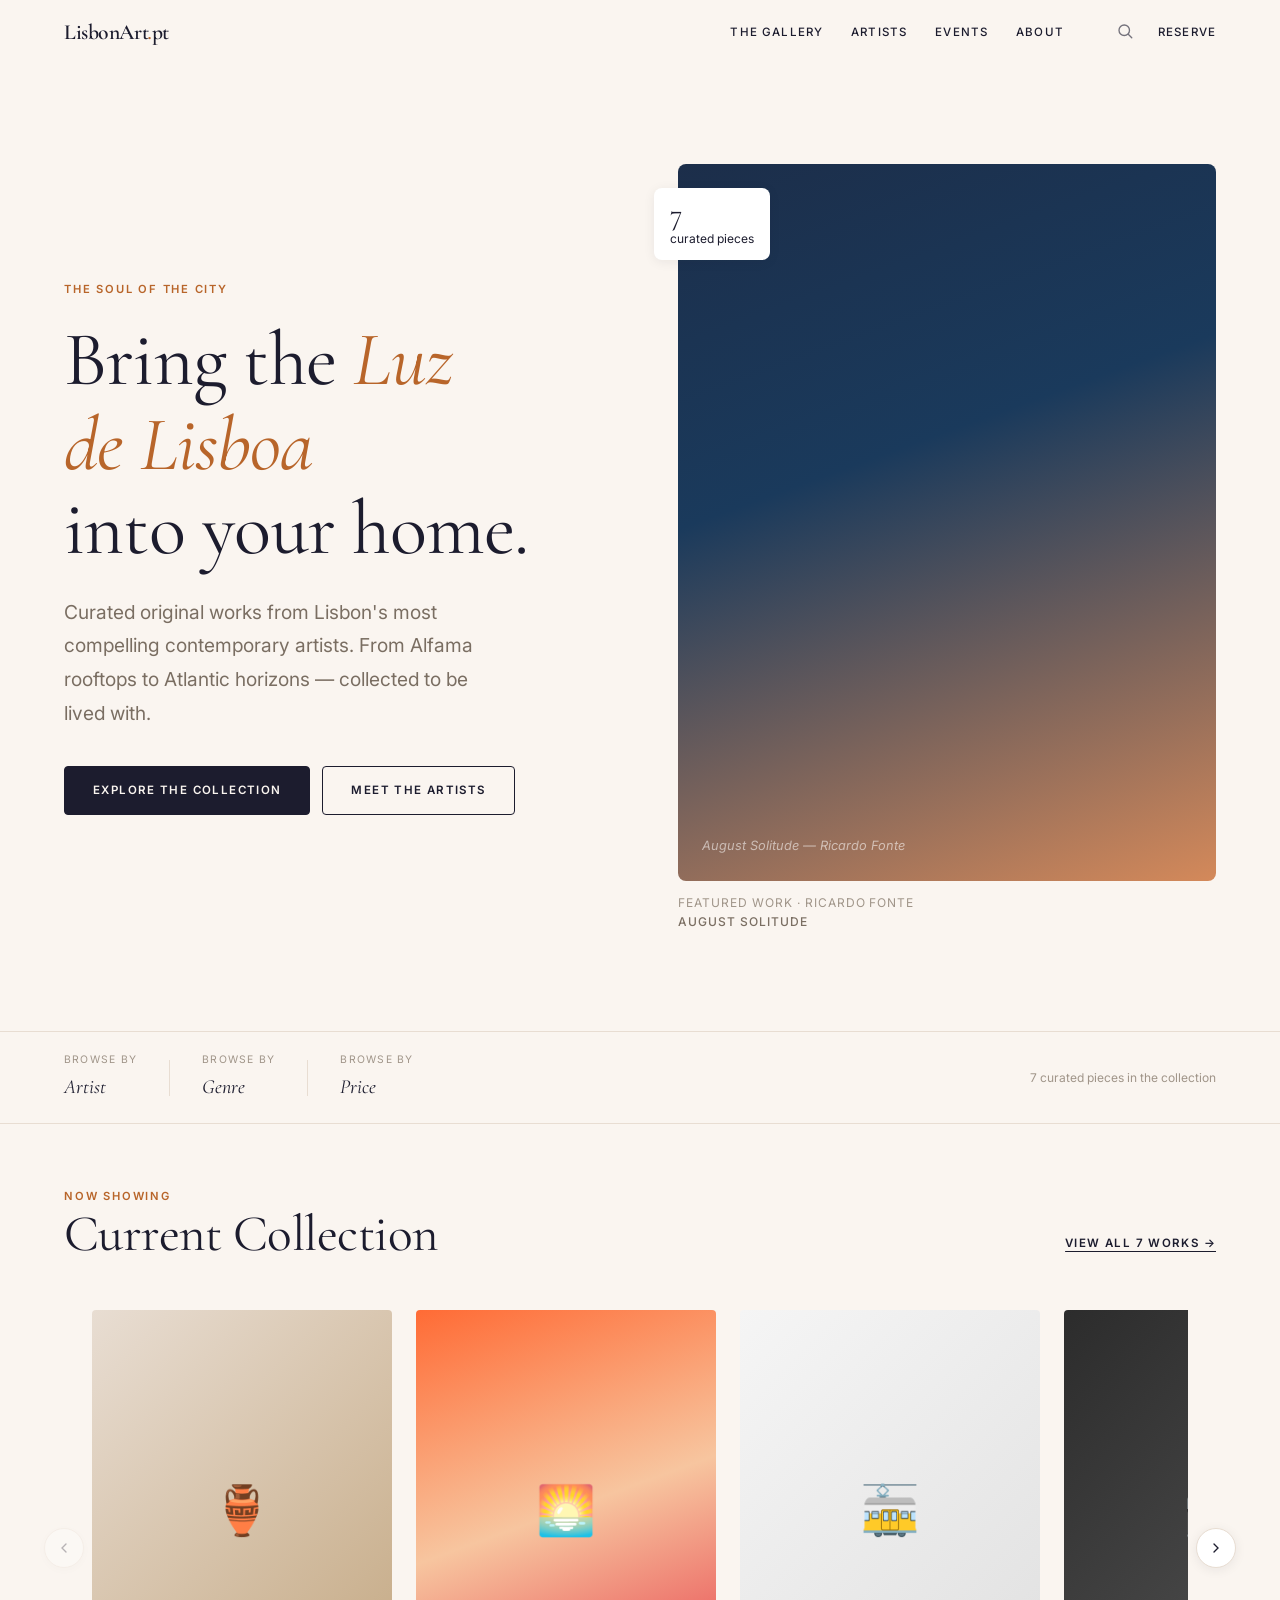
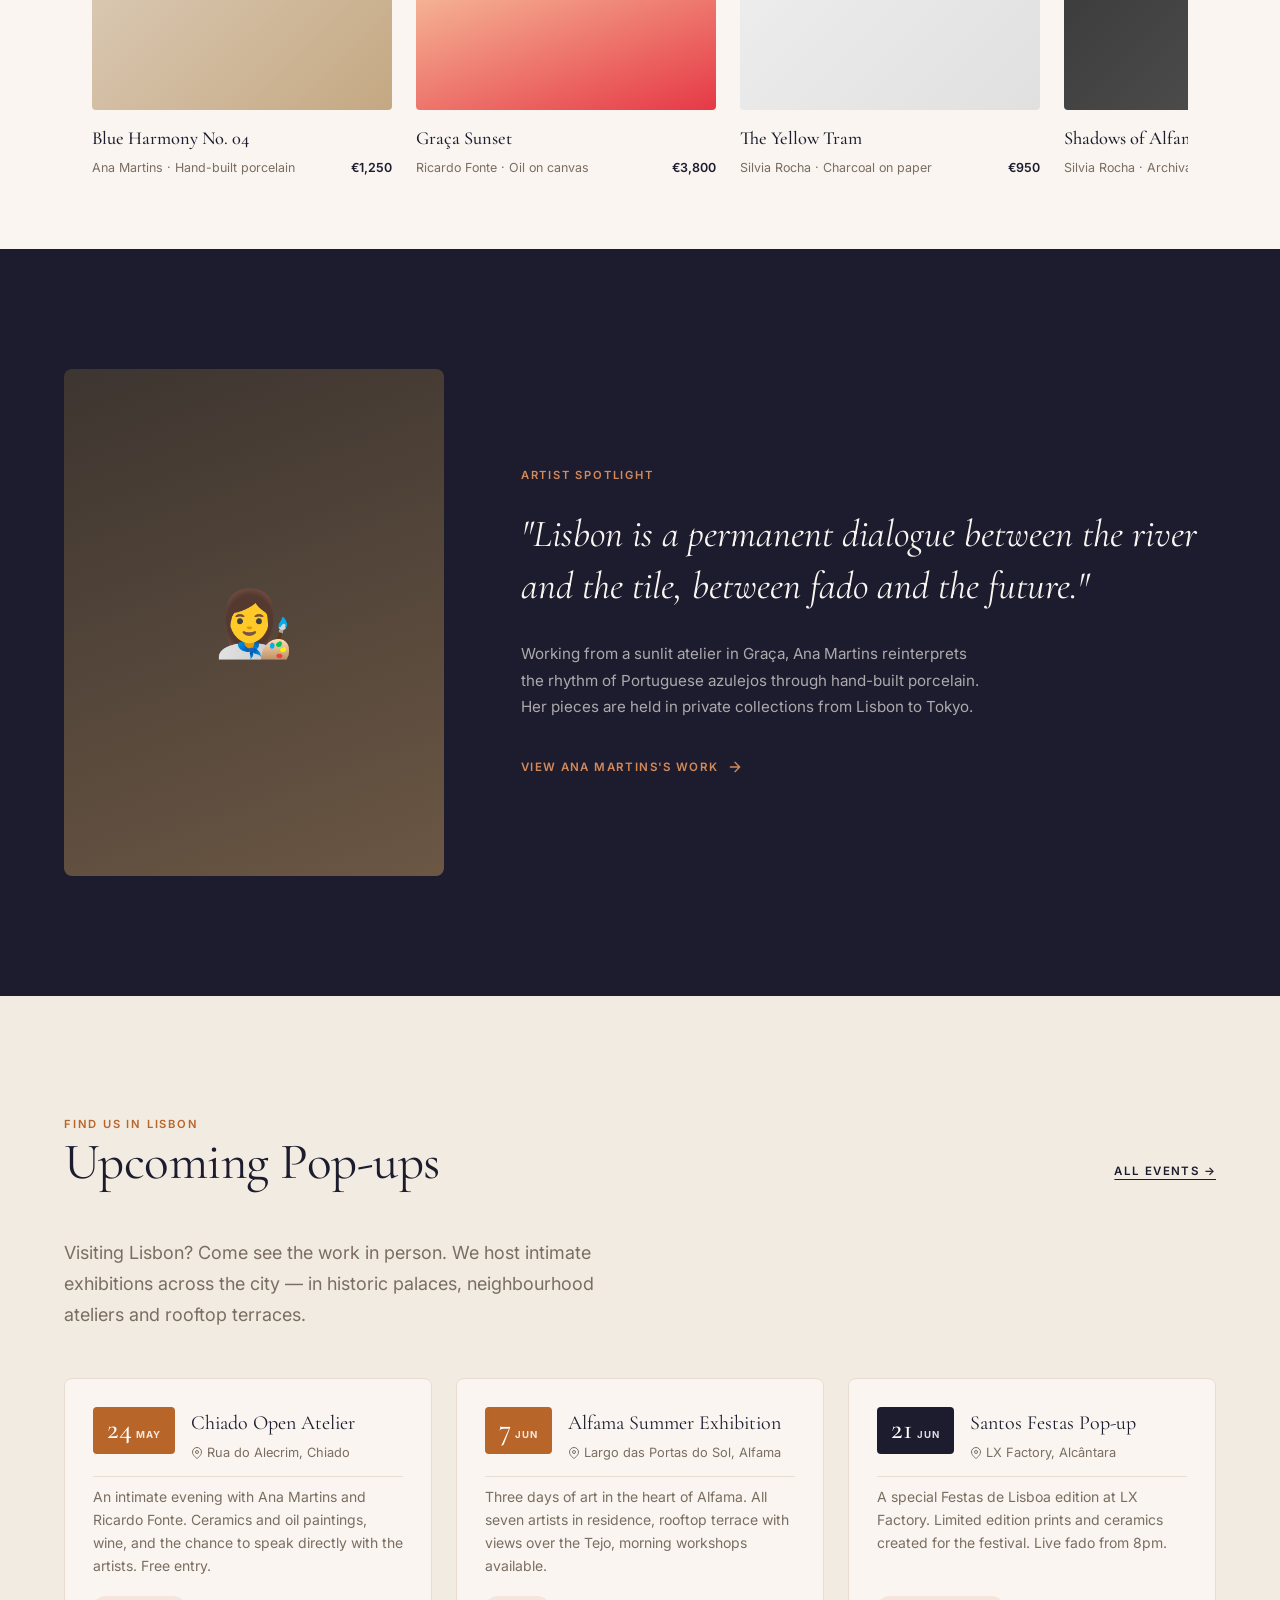
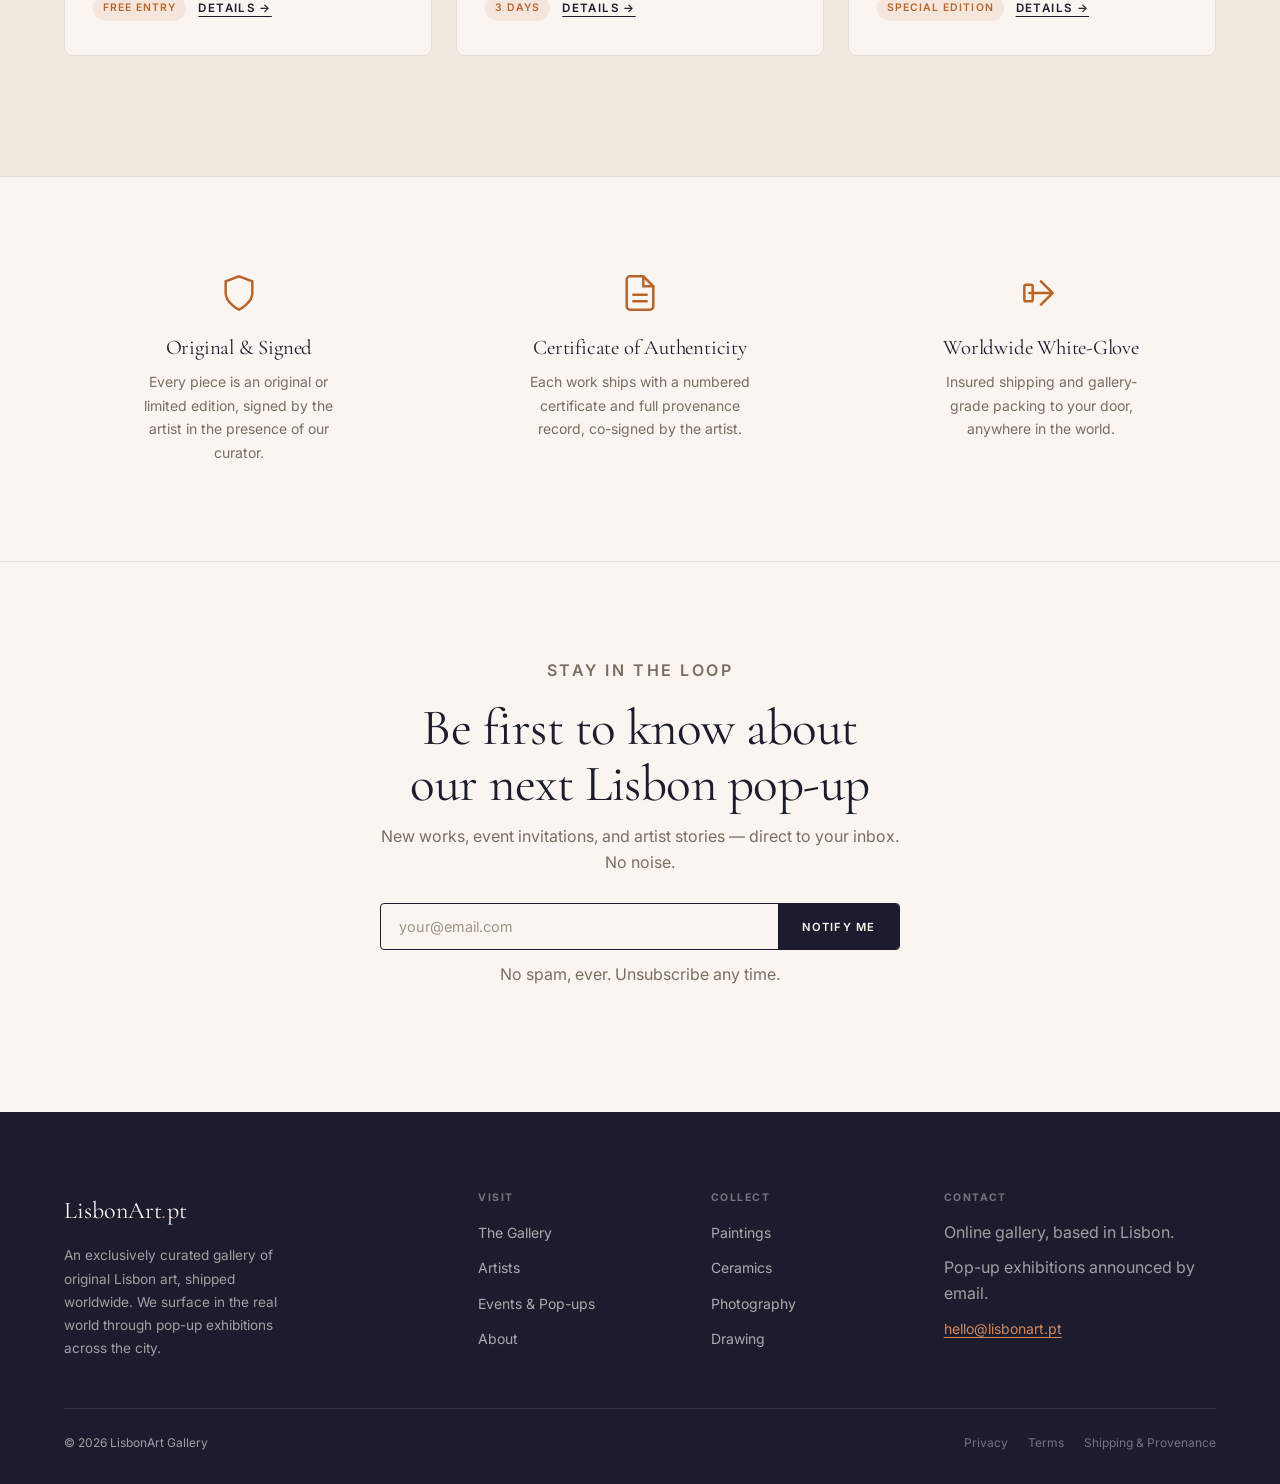
<file: index.html>
<!DOCTYPE html>
<html lang="en">
<head>
<meta charset="UTF-8">
<meta name="viewport" content="width=device-width, initial-scale=1.0">
<title>LisbonArt.pt — Original Art from Lisbon's Leading Artists</title>
<meta name="description" content="Curated original works from Lisbon's most compelling contemporary artists. Browse online, buy with confidence, or find us at our next pop-up across the city.">
<link rel="canonical" href="https://lisbonart.pt/">
<meta property="og:title" content="LisbonArt.pt — Original Art from Lisbon's Leading Artists">
<meta property="og:description" content="Curated original works from Lisbon's most compelling contemporary artists. Browse online or find us at our next pop-up.">
<meta property="og:url" content="https://lisbonart.pt/">
<meta property="og:type" content="website">
<link rel="preconnect" href="https://fonts.googleapis.com">
<link rel="preconnect" href="https://fonts.gstatic.com" crossorigin>
<link href="https://fonts.googleapis.com/css2?family=Cormorant+Garamond:ital,wght@0,400;0,500;0,600;1,400;1,500&family=Inter:wght@300;400;500;600&display=swap" rel="stylesheet">
<link rel="stylesheet" href="/css/la.css">
</head>
<body>

<!-- ── HEADER ──────────────────────────────────────────────────── -->
<header class="site-header">
  <div class="container">
    <div class="header-inner">
      <a href="/" class="logo">LisbonArt<em>.</em>pt</a>
      <nav class="site-nav" aria-label="Main navigation">
        <a href="/gallery/">The Gallery</a>
        <a href="/artists/">Artists</a>
        <a href="/events/">Events</a>
        <a href="/about/">About</a>
      </nav>
      <div class="header-actions">
        <button class="header-search" aria-label="Search" onclick="window.location='/gallery/'">
          <svg width="18" height="18" viewBox="0 0 24 24" fill="none" stroke="currentColor" stroke-width="1.8" stroke-linecap="round"><circle cx="11" cy="11" r="7"/><path d="m21 21-4.35-4.35"/></svg>
        </button>
        <a href="/gallery/" class="btn-reserve">
          Reserve <span class="reserve-count" data-count="0">0</span>
        </a>
      </div>
      <button class="menu-toggle" aria-label="Toggle menu" aria-expanded="false">
        <svg width="22" height="22" viewBox="0 0 24 24" fill="none" stroke="currentColor" stroke-width="1.8" stroke-linecap="round"><line x1="3" y1="6" x2="21" y2="6"/><line x1="3" y1="12" x2="21" y2="12"/><line x1="3" y1="18" x2="21" y2="18"/></svg>
      </button>
    </div>
  </div>
</header>

<!-- ── MOBILE NAV ───────────────────────────────────────────────── -->
<nav class="mobile-nav" aria-label="Mobile navigation">
  <a href="/gallery/">The Gallery</a>
  <a href="/artists/">Artists</a>
  <a href="/events/">Events</a>
  <a href="/about/">About</a>
  <div class="mobile-nav-footer">
    <p>hello@lisbonart.pt</p>
  </div>
</nav>

<!-- ── HERO ─────────────────────────────────────────────────────── -->
<section class="hero">
  <div class="container">
    <div class="hero-inner">

      <div class="hero-copy">
        <p class="eyebrow hero-eyebrow fade-up">The soul of the city</p>
        <h1 class="hero-heading fade-up">
          Bring the <em>Luz<br>de Lisboa</em><br>into your home.
        </h1>
        <p class="hero-subhead fade-up">
          Curated original works from Lisbon's most compelling contemporary artists.
          From Alfama rooftops to Atlantic horizons — collected to be lived with.
        </p>
        <div class="hero-actions fade-up">
          <a href="/gallery/" class="btn btn-primary">Explore the Collection</a>
          <a href="/artists/" class="btn btn-outline">Meet the Artists</a>
        </div>
      </div>

      <div class="hero-image-wrap fade-up">
        <div class="hero-stat">
          <span class="hero-stat-num">7</span>
          curated pieces
        </div>
        <!-- Placeholder artwork image — replace with real photography -->
        <div style="width:100%;aspect-ratio:3/4;border-radius:8px;background:linear-gradient(160deg,#1C2E4A 0%,#1a3a5c 40%,#d4895a 100%);display:flex;align-items:flex-end;padding:24px;">
          <span style="color:rgba(255,255,255,0.55);font-size:0.8rem;font-style:italic;">August Solitude — Ricardo Fonte</span>
        </div>
        <p class="hero-artwork-caption">
          <span>Featured work · Ricardo Fonte</span><br>
          <strong>August Solitude</strong>
        </p>
      </div>

    </div>
  </div>
</section>

<!-- ── BROWSE BAR ───────────────────────────────────────────────── -->
<div class="browse-bar">
  <div class="container">
    <div class="browse-bar-inner">
      <div class="browse-group">
        <span class="browse-label">Browse by</span>
        <a href="/artists/" class="browse-link">Artist</a>
      </div>
      <div class="browse-sep" aria-hidden="true"></div>
      <div class="browse-group">
        <span class="browse-label">Browse by</span>
        <a href="/gallery/?genre=" class="browse-link">Genre</a>
      </div>
      <div class="browse-sep" aria-hidden="true"></div>
      <div class="browse-group">
        <span class="browse-label">Browse by</span>
        <a href="/gallery/" class="browse-link">Price</a>
      </div>
      <span class="browse-count">7 curated pieces in the collection</span>
    </div>
  </div>
</div>

<!-- ── NOW SHOWING ──────────────────────────────────────────────── -->
<section class="now-showing">
  <div class="container">
    <div class="section-header">
      <div>
        <p class="eyebrow">Now Showing</p>
        <h2>Current Collection</h2>
      </div>
      <a href="/gallery/" class="btn btn-ghost">View all 7 works →</a>
    </div>

    <div class="scroll-track-wrap">
      <button class="scroll-arrow prev" aria-label="Scroll left">
        <svg width="16" height="16" viewBox="0 0 24 24" fill="none" stroke="currentColor" stroke-width="2" stroke-linecap="round"><path d="M15 18l-6-6 6-6"/></svg>
      </button>
      <div class="scroll-track">

        <article class="artwork-card fade-up" data-href="/artwork/blue-harmony/">
          <div class="artwork-card-img-wrap">
            <div style="width:100%;aspect-ratio:3/4;background:linear-gradient(135deg,#e8ddd2 0%,#c4a882 100%);display:flex;align-items:center;justify-content:center;">
              <span style="font-size:3rem;">🏺</span>
            </div>
            <div class="artwork-card-overlay">
              <span class="artwork-card-cta">View work</span>
            </div>
          </div>
          <p class="artwork-card-title">Blue Harmony No. 04</p>
          <div class="artwork-card-meta">
            <span class="artwork-card-artist">Ana Martins · Hand-built porcelain</span>
            <span class="artwork-card-price">€1,250</span>
          </div>
        </article>

        <article class="artwork-card fade-up" data-href="/artwork/graca-sunset/">
          <div class="artwork-card-img-wrap">
            <div style="width:100%;aspect-ratio:3/4;background:linear-gradient(160deg,#ff6b35 0%,#f7c59f 50%,#e63946 100%);display:flex;align-items:center;justify-content:center;">
              <span style="font-size:3rem;">🌅</span>
            </div>
            <div class="artwork-card-overlay">
              <span class="artwork-card-cta">View work</span>
            </div>
          </div>
          <p class="artwork-card-title">Graça Sunset</p>
          <div class="artwork-card-meta">
            <span class="artwork-card-artist">Ricardo Fonte · Oil on canvas</span>
            <span class="artwork-card-price">€3,800</span>
          </div>
        </article>

        <article class="artwork-card fade-up" data-href="/artwork/yellow-tram/">
          <div class="artwork-card-img-wrap">
            <div style="width:100%;aspect-ratio:3/4;background:linear-gradient(135deg,#f5f5f5 0%,#e0e0e0 100%);display:flex;align-items:center;justify-content:center;">
              <span style="font-size:3rem;">🚋</span>
            </div>
            <div class="artwork-card-overlay">
              <span class="artwork-card-cta">View work</span>
            </div>
          </div>
          <p class="artwork-card-title">The Yellow Tram</p>
          <div class="artwork-card-meta">
            <span class="artwork-card-artist">Silvia Rocha · Charcoal on paper</span>
            <span class="artwork-card-price">€950</span>
          </div>
        </article>

        <article class="artwork-card fade-up" data-href="/artwork/shadows-alfama/">
          <div class="artwork-card-img-wrap">
            <div style="width:100%;aspect-ratio:3/4;background:linear-gradient(135deg,#2c2c2c 0%,#555 100%);display:flex;align-items:center;justify-content:center;">
              <span style="font-size:3rem;">📸</span>
            </div>
            <div class="artwork-card-overlay">
              <span class="artwork-card-cta">View work</span>
            </div>
          </div>
          <p class="artwork-card-title">Shadows of Alfama</p>
          <div class="artwork-card-meta">
            <span class="artwork-card-artist">Silvia Rocha · Archival pigment print</span>
            <span class="artwork-card-price">€820</span>
          </div>
        </article>

        <article class="artwork-card fade-up" data-href="/artwork/tejo-horizons/">
          <div class="artwork-card-img-wrap">
            <div style="width:100%;aspect-ratio:3/4;background:linear-gradient(160deg,#f7a541 0%,#e85d04 100%);display:flex;align-items:center;justify-content:center;">
              <span style="font-size:3rem;">🌉</span>
            </div>
            <div class="artwork-card-overlay">
              <span class="artwork-card-cta">View work</span>
            </div>
          </div>
          <p class="artwork-card-title">Tejo Horizons</p>
          <div class="artwork-card-meta">
            <span class="artwork-card-artist">Ricardo Fonte · Oil on board</span>
            <span class="artwork-card-price">€2,100</span>
          </div>
        </article>

      </div>
      <button class="scroll-arrow next" aria-label="Scroll right">
        <svg width="16" height="16" viewBox="0 0 24 24" fill="none" stroke="currentColor" stroke-width="2" stroke-linecap="round"><path d="M9 18l6-6-6-6"/></svg>
      </button>
    </div>
  </div>
</section>

<!-- ── ARTIST SPOTLIGHT ──────────────────────────────────────────── -->
<section class="artist-spotlight">
  <div class="container">
    <div class="spotlight-inner">
      <div style="border-radius:8px;overflow:hidden;aspect-ratio:3/4;background:linear-gradient(160deg,#3d3530 0%,#6b5744 100%);display:flex;align-items:center;justify-content:center;max-width:380px;">
        <span style="font-size:4rem;">👩‍🎨</span>
      </div>
      <div>
        <p class="eyebrow spotlight-eyebrow">Artist Spotlight</p>
        <blockquote class="spotlight-quote">
          "Lisbon is a permanent dialogue between the river and the tile, between fado and the future."
        </blockquote>
        <p class="spotlight-bio">
          Working from a sunlit atelier in Graça, Ana Martins reinterprets the rhythm of Portuguese azulejos through hand-built porcelain. Her pieces are held in private collections from Lisbon to Tokyo.
        </p>
        <a href="/artists/ana-martins/" class="spotlight-link">
          View Ana Martins's work
          <svg width="16" height="16" viewBox="0 0 24 24" fill="none" stroke="currentColor" stroke-width="2" stroke-linecap="round"><path d="M5 12h14M12 5l7 7-7 7"/></svg>
        </a>
      </div>
    </div>
  </div>
</section>

<!-- ── UPCOMING EVENTS ───────────────────────────────────────────── -->
<section class="events-section">
  <div class="container">
    <div class="section-header fade-up">
      <div>
        <p class="eyebrow">Find us in Lisbon</p>
        <h2>Upcoming Pop-ups</h2>
      </div>
      <a href="/events/" class="btn btn-ghost">All events →</a>
    </div>
    <p class="body-lg fade-up" style="max-width:560px;margin-bottom:0;">
      Visiting Lisbon? Come see the work in person. We host intimate exhibitions across the city — in historic palaces, neighbourhood ateliers and rooftop terraces.
    </p>

    <div class="events-grid">

      <div class="event-card fade-up">
        <div class="event-date">
          <div class="event-date-block">
            <span class="event-date-day">24</span>
            <span class="event-date-month">May</span>
          </div>
          <div>
            <p class="event-info-title">Chiado Open Atelier</p>
            <p class="event-info-loc">
              <svg width="12" height="12" viewBox="0 0 24 24" fill="none" stroke="currentColor" stroke-width="2"><path d="M21 10c0 7-9 13-9 13s-9-6-9-13a9 9 0 0118 0z"/><circle cx="12" cy="10" r="3"/></svg>
              Rua do Alecrim, Chiado
            </p>
          </div>
        </div>
        <p class="event-desc">An intimate evening with Ana Martins and Ricardo Fonte. Ceramics and oil paintings, wine, and the chance to speak directly with the artists. Free entry.</p>
        <div class="event-cta">
          <span class="event-tag">Free entry</span>
          <a href="/events/" class="btn-ghost btn">Details →</a>
        </div>
      </div>

      <div class="event-card fade-up">
        <div class="event-date">
          <div class="event-date-block">
            <span class="event-date-day">7</span>
            <span class="event-date-month">Jun</span>
          </div>
          <div>
            <p class="event-info-title">Alfama Summer Exhibition</p>
            <p class="event-info-loc">
              <svg width="12" height="12" viewBox="0 0 24 24" fill="none" stroke="currentColor" stroke-width="2"><path d="M21 10c0 7-9 13-9 13s-9-6-9-13a9 9 0 0118 0z"/><circle cx="12" cy="10" r="3"/></svg>
              Largo das Portas do Sol, Alfama
            </p>
          </div>
        </div>
        <p class="event-desc">Three days of art in the heart of Alfama. All seven artists in residence, rooftop terrace with views over the Tejo, morning workshops available.</p>
        <div class="event-cta">
          <span class="event-tag">3 days</span>
          <a href="/events/" class="btn-ghost btn">Details →</a>
        </div>
      </div>

      <div class="event-card fade-up">
        <div class="event-date">
          <div class="event-date-block" style="background:var(--navy);">
            <span class="event-date-day">21</span>
            <span class="event-date-month">Jun</span>
          </div>
          <div>
            <p class="event-info-title">Santos Festas Pop-up</p>
            <p class="event-info-loc">
              <svg width="12" height="12" viewBox="0 0 24 24" fill="none" stroke="currentColor" stroke-width="2"><path d="M21 10c0 7-9 13-9 13s-9-6-9-13a9 9 0 0118 0z"/><circle cx="12" cy="10" r="3"/></svg>
              LX Factory, Alcântara
            </p>
          </div>
        </div>
        <p class="event-desc">A special Festas de Lisboa edition at LX Factory. Limited edition prints and ceramics created for the festival. Live fado from 8pm.</p>
        <div class="event-cta">
          <span class="event-tag">Special edition</span>
          <a href="/events/" class="btn-ghost btn">Details →</a>
        </div>
      </div>

    </div>
  </div>
</section>

<!-- ── TRUST PILLARS ─────────────────────────────────────────────── -->
<section class="trust-pillars">
  <div class="container">
    <div class="trust-grid">
      <div class="fade-up">
        <svg class="trust-icon" viewBox="0 0 24 24" fill="none" stroke="currentColor" stroke-width="1.5" stroke-linecap="round">
          <path d="M12 22s8-4 8-10V5l-8-3-8 3v7c0 6 8 10 8 10z"/>
        </svg>
        <h3 class="trust-title">Original &amp; Signed</h3>
        <p class="trust-desc">Every piece is an original or limited edition, signed by the artist in the presence of our curator.</p>
      </div>
      <div class="fade-up">
        <svg class="trust-icon" viewBox="0 0 24 24" fill="none" stroke="currentColor" stroke-width="1.5" stroke-linecap="round">
          <path d="M14 2H6a2 2 0 00-2 2v16a2 2 0 002 2h12a2 2 0 002-2V8z"/><polyline points="14 2 14 8 20 8"/><line x1="16" y1="13" x2="8" y2="13"/><line x1="16" y1="17" x2="8" y2="17"/>
        </svg>
        <h3 class="trust-title">Certificate of Authenticity</h3>
        <p class="trust-desc">Each work ships with a numbered certificate and full provenance record, co-signed by the artist.</p>
      </div>
      <div class="fade-up">
        <svg class="trust-icon" viewBox="0 0 24 24" fill="none" stroke="currentColor" stroke-width="1.5" stroke-linecap="round">
          <path d="M5 12h14M12 5l7 7-7 7"/><rect x="2" y="7" width="5" height="10" rx="1"/>
        </svg>
        <h3 class="trust-title">Worldwide White-Glove</h3>
        <p class="trust-desc">Insured shipping and gallery-grade packing to your door, anywhere in the world.</p>
      </div>
    </div>
  </div>
</section>

<!-- ── EMAIL CAPTURE ─────────────────────────────────────────────── -->
<section class="email-capture">
  <div class="container">
    <div class="email-capture-inner fade-up">
      <p class="eyebrow" style="margin-bottom:16px;">Stay in the loop</p>
      <h2>Be first to know about<br>our next Lisbon pop-up</h2>
      <p>New works, event invitations, and artist stories — direct to your inbox. No noise.</p>
      <form class="email-form" novalidate>
        <input type="email" placeholder="your@email.com" required aria-label="Email address">
        <button type="submit">Notify me</button>
      </form>
      <p class="email-note">No spam, ever. Unsubscribe any time.</p>
    </div>
  </div>
</section>

<!-- ── FOOTER ────────────────────────────────────────────────────── -->
<footer class="site-footer">
  <div class="container">
    <div class="footer-grid">
      <div class="footer-brand">
        <a href="/" class="footer-logo">LisbonArt<em>.</em>pt</a>
        <p>An exclusively curated gallery of original Lisbon art, shipped worldwide. We surface in the real world through pop-up exhibitions across the city.</p>
      </div>
      <div class="footer-col">
        <h4>Visit</h4>
        <ul>
          <li><a href="/gallery/">The Gallery</a></li>
          <li><a href="/artists/">Artists</a></li>
          <li><a href="/events/">Events &amp; Pop-ups</a></li>
          <li><a href="/about/">About</a></li>
        </ul>
      </div>
      <div class="footer-col">
        <h4>Collect</h4>
        <ul>
          <li><a href="/gallery/?genre=painting">Paintings</a></li>
          <li><a href="/gallery/?genre=ceramics">Ceramics</a></li>
          <li><a href="/gallery/?genre=photography">Photography</a></li>
          <li><a href="/gallery/?genre=drawing">Drawing</a></li>
        </ul>
      </div>
      <div class="footer-col footer-email">
        <h4>Contact</h4>
        <ul>
          <li>Online gallery, based in Lisbon.</li>
          <li>Pop-up exhibitions announced by email.</li>
          <li><a href="mailto:hello@lisbonart.pt">hello@lisbonart.pt</a></li>
        </ul>
      </div>
    </div>
    <div class="footer-bottom">
      <span>© 2026 LisbonArt Gallery</span>
      <div class="footer-legal">
        <a href="/privacy/">Privacy</a>
        <a href="/terms/">Terms</a>
        <a href="/shipping/">Shipping &amp; Provenance</a>
      </div>
    </div>
  </div>
</footer>

<script src="/js/la.js"></script>
</body>
</html>
</file>
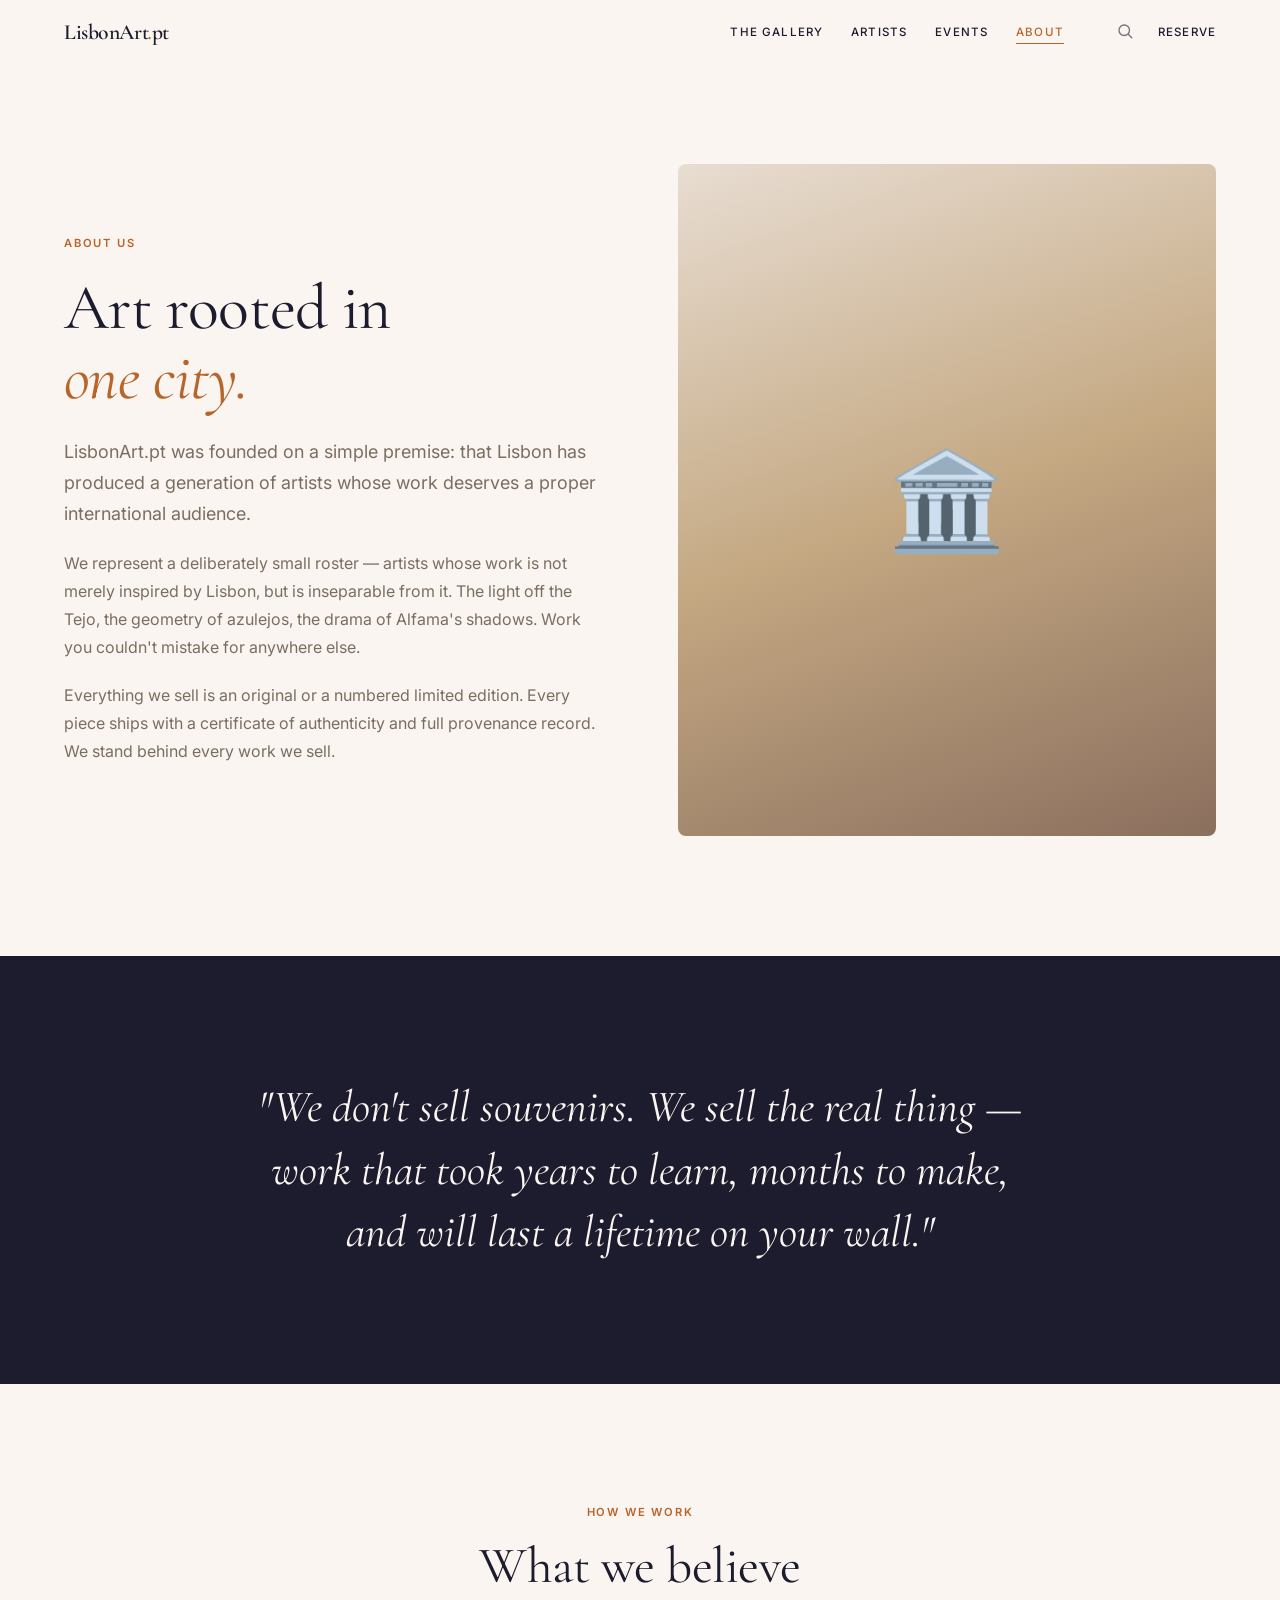
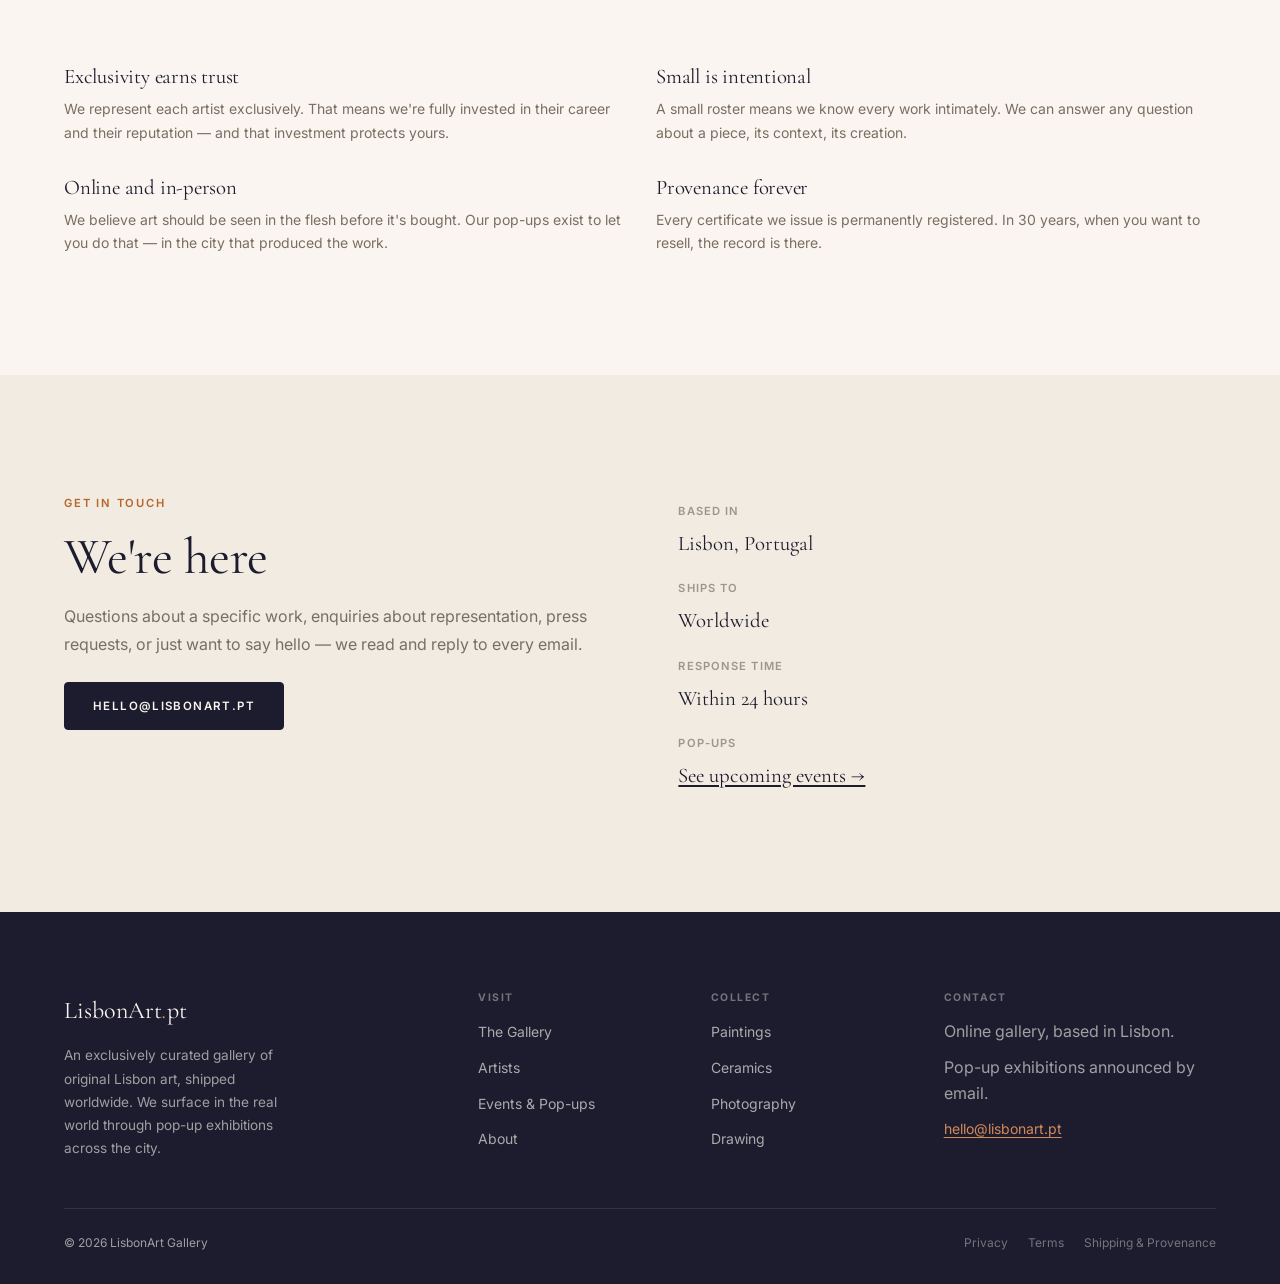
<file: about/index.html>
<!DOCTYPE html>
<html lang="en">
<head>
<meta charset="UTF-8">
<meta name="viewport" content="width=device-width, initial-scale=1.0">
<title>About — LisbonArt.pt</title>
<meta name="description" content="LisbonArt.pt is an exclusively online gallery of Lisbon-themed art, shipped globally. We occasionally surface in the real world through pop-up exhibitions across the city.">
<link rel="canonical" href="https://lisbonart.pt/about/">
<link rel="preconnect" href="https://fonts.googleapis.com">
<link rel="preconnect" href="https://fonts.gstatic.com" crossorigin>
<link href="https://fonts.googleapis.com/css2?family=Cormorant+Garamond:ital,wght@0,400;0,500;0,600;1,400;1,500&family=Inter:wght@300;400;500;600&display=swap" rel="stylesheet">
<link rel="stylesheet" href="/css/la.css">
</head>
<body>

<header class="site-header">
  <div class="container">
    <div class="header-inner">
      <a href="/" class="logo">LisbonArt<em>.</em>pt</a>
      <nav class="site-nav" aria-label="Main navigation">
        <a href="/gallery/">The Gallery</a>
        <a href="/artists/">Artists</a>
        <a href="/events/">Events</a>
        <a href="/about/" class="active">About</a>
      </nav>
      <div class="header-actions">
        <button class="header-search" aria-label="Search" onclick="window.location='/gallery/'">
          <svg width="18" height="18" viewBox="0 0 24 24" fill="none" stroke="currentColor" stroke-width="1.8" stroke-linecap="round"><circle cx="11" cy="11" r="7"/><path d="m21 21-4.35-4.35"/></svg>
        </button>
        <a href="/gallery/" class="btn-reserve">
          Reserve <span class="reserve-count" data-count="0">0</span>
        </a>
      </div>
      <button class="menu-toggle" aria-label="Toggle menu" aria-expanded="false">
        <svg width="22" height="22" viewBox="0 0 24 24" fill="none" stroke="currentColor" stroke-width="1.8" stroke-linecap="round"><line x1="3" y1="6" x2="21" y2="6"/><line x1="3" y1="12" x2="21" y2="12"/><line x1="3" y1="18" x2="21" y2="18"/></svg>
      </button>
    </div>
  </div>
</header>

<nav class="mobile-nav" aria-label="Mobile navigation">
  <a href="/gallery/">The Gallery</a>
  <a href="/artists/">Artists</a>
  <a href="/events/">Events</a>
  <a href="/about/">About</a>
  <div class="mobile-nav-footer"><p>hello@lisbonart.pt</p></div>
</nav>

<!-- ── ABOUT HERO ────────────────────────────────────────────────── -->
<section style="padding-top:calc(var(--header-h) + clamp(48px,8vw,100px));padding-bottom:clamp(64px,10vw,120px);">
  <div class="container">
    <div class="about-hero-inner">
      <div class="fade-up">
        <p class="eyebrow" style="margin-bottom:20px;">About us</p>
        <h1 style="font-size:clamp(2.4rem,5vw,4.5rem);margin-bottom:24px;">
          Art rooted in<br><em style="color:var(--terracotta);font-style:italic;">one city.</em>
        </h1>
        <p class="body-lg" style="margin-bottom:20px;">
          LisbonArt.pt was founded on a simple premise: that Lisbon has produced a generation of artists whose work deserves a proper international audience.
        </p>
        <p style="color:var(--mid);line-height:1.75;margin-bottom:20px;">
          We represent a deliberately small roster — artists whose work is not merely inspired by Lisbon, but is inseparable from it. The light off the Tejo, the geometry of azulejos, the drama of Alfama's shadows. Work you couldn't mistake for anywhere else.
        </p>
        <p style="color:var(--mid);line-height:1.75;">
          Everything we sell is an original or a numbered limited edition. Every piece ships with a certificate of authenticity and full provenance record. We stand behind every work we sell.
        </p>
      </div>
      <div class="fade-up">
        <div style="width:100%;aspect-ratio:4/5;border-radius:var(--radius);background:linear-gradient(160deg,#e8ddd2 0%,#c4a882 50%,#8B6F5E 100%);display:flex;align-items:center;justify-content:center;">
          <span style="font-size:6rem;">🏛️</span>
        </div>
      </div>
    </div>
  </div>
</section>

<!-- ── MANIFESTO QUOTE ───────────────────────────────────────────── -->
<div style="background:var(--navy);padding:clamp(64px,10vw,120px) 0;">
  <div class="container" style="text-align:center;">
    <blockquote style="font-family:var(--font-display);font-size:clamp(1.8rem,3.5vw,3rem);font-style:italic;color:var(--cream);max-width:800px;margin:0 auto;line-height:1.4;" class="fade-up">
      "We don't sell souvenirs. We sell the real thing — work that took years to learn, months to make, and will last a lifetime on your wall."
    </blockquote>
  </div>
</div>

<!-- ── VALUES ────────────────────────────────────────────────────── -->
<section>
  <div class="container">
    <div style="text-align:center;max-width:560px;margin:0 auto clamp(48px,6vw,72px);" class="fade-up">
      <p class="eyebrow" style="margin-bottom:16px;">How we work</p>
      <h2>What we believe</h2>
    </div>
    <div class="about-values">
      <div class="fade-up">
        <h4 class="about-value-title">Exclusivity earns trust</h4>
        <p class="about-value-desc">We represent each artist exclusively. That means we're fully invested in their career and their reputation — and that investment protects yours.</p>
      </div>
      <div class="fade-up">
        <h4 class="about-value-title">Small is intentional</h4>
        <p class="about-value-desc">A small roster means we know every work intimately. We can answer any question about a piece, its context, its creation.</p>
      </div>
      <div class="fade-up">
        <h4 class="about-value-title">Online and in-person</h4>
        <p class="about-value-desc">We believe art should be seen in the flesh before it's bought. Our pop-ups exist to let you do that — in the city that produced the work.</p>
      </div>
      <div class="fade-up">
        <h4 class="about-value-title">Provenance forever</h4>
        <p class="about-value-desc">Every certificate we issue is permanently registered. In 30 years, when you want to resell, the record is there.</p>
      </div>
    </div>
  </div>
</section>

<!-- ── CONTACT ───────────────────────────────────────────────────── -->
<section style="background:var(--cream-mid);">
  <div class="container">
    <div style="display:grid;grid-template-columns:1fr 1fr;gap:clamp(48px,6vw,80px);align-items:start;" class="fade-up">
      <div>
        <p class="eyebrow" style="margin-bottom:16px;">Get in touch</p>
        <h2 style="margin-bottom:16px;">We're here</h2>
        <p style="color:var(--mid);line-height:1.75;margin-bottom:24px;">
          Questions about a specific work, enquiries about representation, press requests, or just want to say hello — we read and reply to every email.
        </p>
        <a href="mailto:hello@lisbonart.pt" class="btn btn-primary">hello@lisbonart.pt</a>
      </div>
      <div style="display:flex;flex-direction:column;gap:20px;padding-top:8px;">
        <div>
          <p style="font-size:0.7rem;font-weight:600;letter-spacing:0.1em;text-transform:uppercase;color:var(--mid-light);margin-bottom:6px;">Based in</p>
          <p style="font-family:var(--font-display);font-size:1.3rem;">Lisbon, Portugal</p>
        </div>
        <div>
          <p style="font-size:0.7rem;font-weight:600;letter-spacing:0.1em;text-transform:uppercase;color:var(--mid-light);margin-bottom:6px;">Ships to</p>
          <p style="font-family:var(--font-display);font-size:1.3rem;">Worldwide</p>
        </div>
        <div>
          <p style="font-size:0.7rem;font-weight:600;letter-spacing:0.1em;text-transform:uppercase;color:var(--mid-light);margin-bottom:6px;">Response time</p>
          <p style="font-family:var(--font-display);font-size:1.3rem;">Within 24 hours</p>
        </div>
        <div>
          <p style="font-size:0.7rem;font-weight:600;letter-spacing:0.1em;text-transform:uppercase;color:var(--mid-light);margin-bottom:6px;">Pop-ups</p>
          <p style="font-family:var(--font-display);font-size:1.3rem;"><a href="/events/" style="text-decoration:underline;text-underline-offset:3px;">See upcoming events →</a></p>
        </div>
      </div>
    </div>
  </div>
</section>

<footer class="site-footer">
  <div class="container">
    <div class="footer-grid">
      <div class="footer-brand">
        <a href="/" class="footer-logo">LisbonArt<em>.</em>pt</a>
        <p>An exclusively curated gallery of original Lisbon art, shipped worldwide. We surface in the real world through pop-up exhibitions across the city.</p>
      </div>
      <div class="footer-col">
        <h4>Visit</h4>
        <ul>
          <li><a href="/gallery/">The Gallery</a></li>
          <li><a href="/artists/">Artists</a></li>
          <li><a href="/events/">Events &amp; Pop-ups</a></li>
          <li><a href="/about/">About</a></li>
        </ul>
      </div>
      <div class="footer-col">
        <h4>Collect</h4>
        <ul>
          <li><a href="/gallery/?genre=painting">Paintings</a></li>
          <li><a href="/gallery/?genre=ceramics">Ceramics</a></li>
          <li><a href="/gallery/?genre=photography">Photography</a></li>
          <li><a href="/gallery/?genre=drawing">Drawing</a></li>
        </ul>
      </div>
      <div class="footer-col footer-email">
        <h4>Contact</h4>
        <ul>
          <li>Online gallery, based in Lisbon.</li>
          <li>Pop-up exhibitions announced by email.</li>
          <li><a href="mailto:hello@lisbonart.pt">hello@lisbonart.pt</a></li>
        </ul>
      </div>
    </div>
    <div class="footer-bottom">
      <span>© 2026 LisbonArt Gallery</span>
      <div class="footer-legal">
        <a href="/privacy/">Privacy</a>
        <a href="/terms/">Terms</a>
        <a href="/shipping/">Shipping &amp; Provenance</a>
      </div>
    </div>
  </div>
</footer>

<script src="/js/la.js"></script>
</body>
</html>
</file>
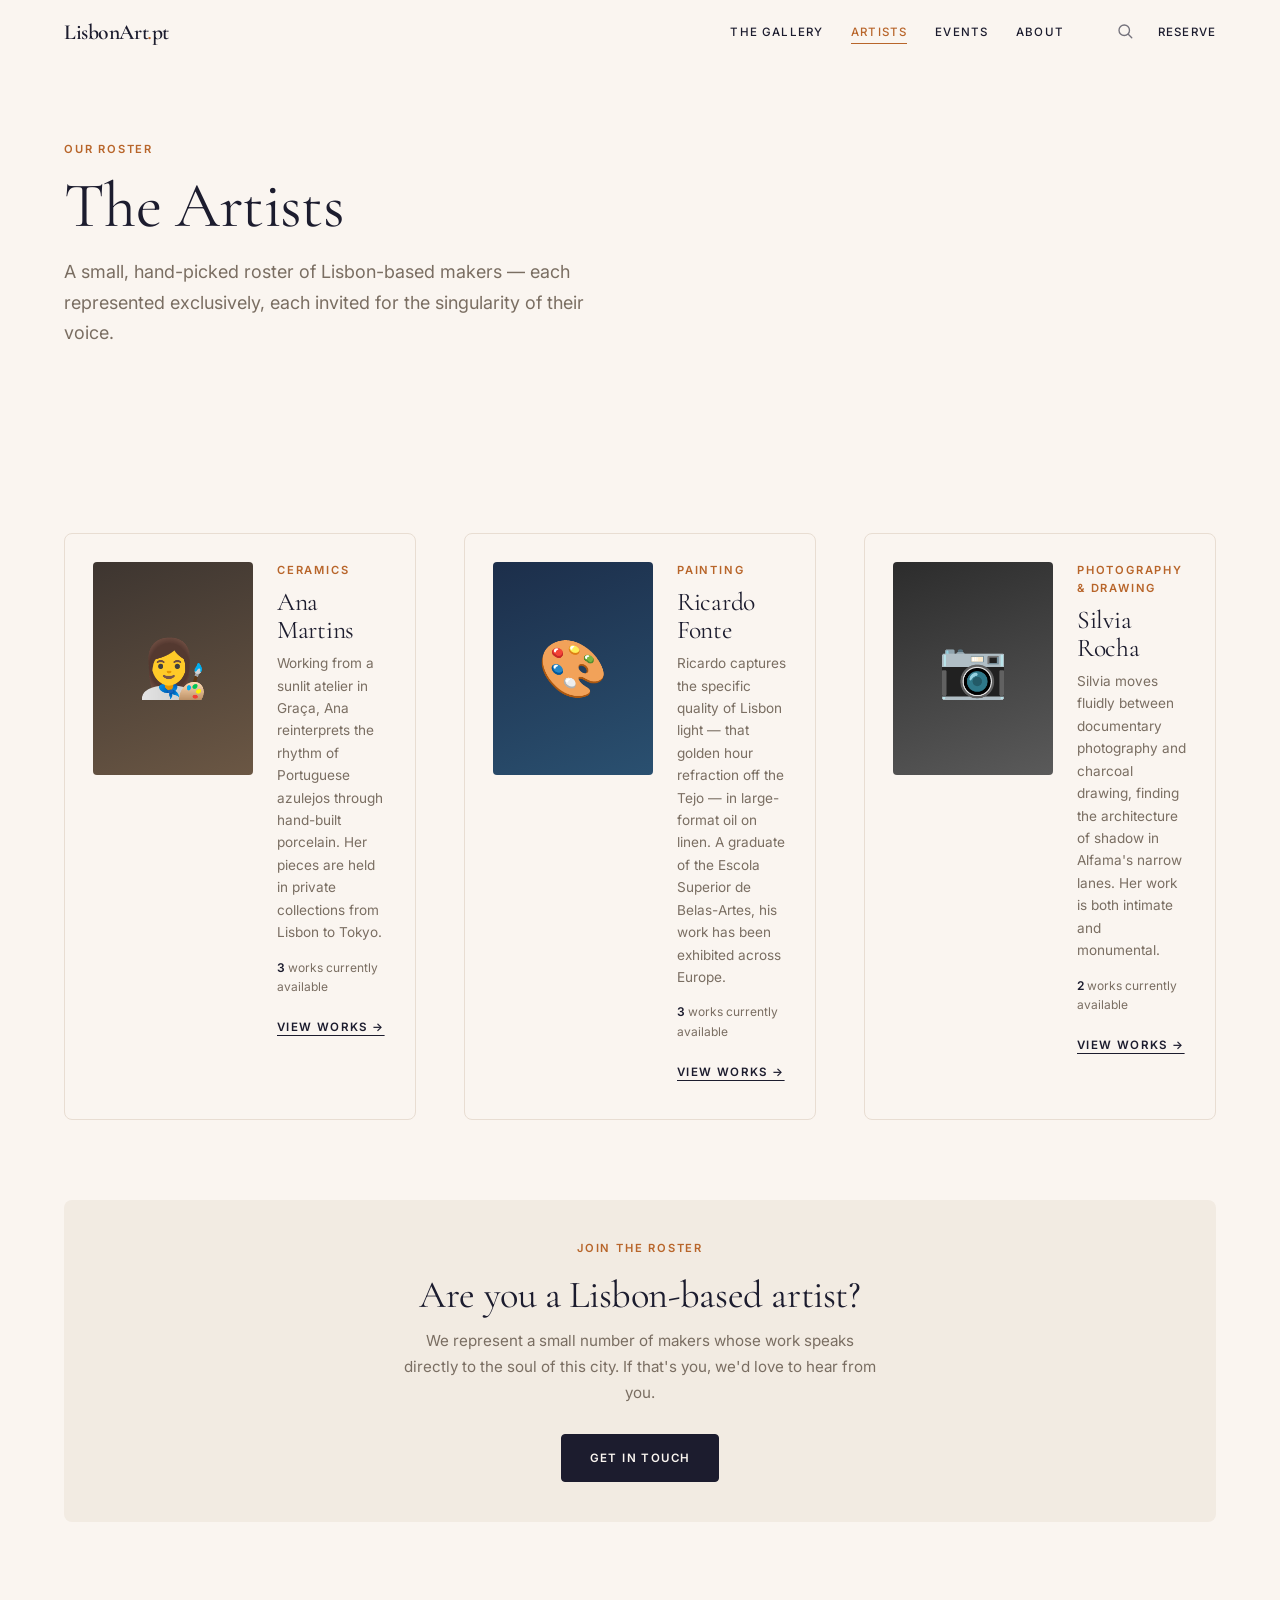
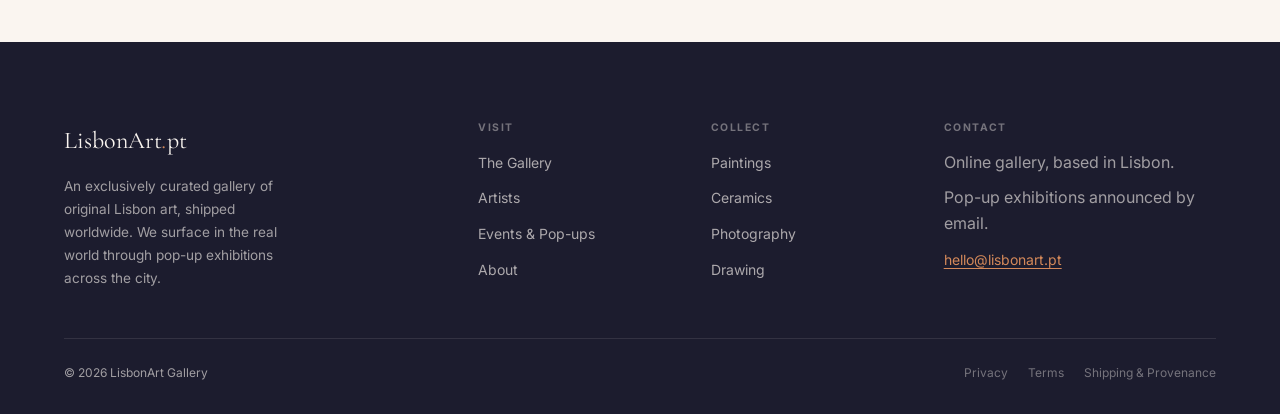
<file: artists/index.html>
<!DOCTYPE html>
<html lang="en">
<head>
<meta charset="UTF-8">
<meta name="viewport" content="width=device-width, initial-scale=1.0">
<title>The Artists — LisbonArt.pt</title>
<meta name="description" content="A small, hand-picked roster of Lisbon-based makers — each represented exclusively, each invited for the singularity of their voice.">
<link rel="canonical" href="https://lisbonart.pt/artists/">
<link rel="preconnect" href="https://fonts.googleapis.com">
<link rel="preconnect" href="https://fonts.gstatic.com" crossorigin>
<link href="https://fonts.googleapis.com/css2?family=Cormorant+Garamond:ital,wght@0,400;0,500;0,600;1,400;1,500&family=Inter:wght@300;400;500;600&display=swap" rel="stylesheet">
<link rel="stylesheet" href="/css/la.css">
</head>
<body>

<header class="site-header">
  <div class="container">
    <div class="header-inner">
      <a href="/" class="logo">LisbonArt<em>.</em>pt</a>
      <nav class="site-nav" aria-label="Main navigation">
        <a href="/gallery/">The Gallery</a>
        <a href="/artists/" class="active">Artists</a>
        <a href="/events/">Events</a>
        <a href="/about/">About</a>
      </nav>
      <div class="header-actions">
        <button class="header-search" aria-label="Search" onclick="window.location='/gallery/'">
          <svg width="18" height="18" viewBox="0 0 24 24" fill="none" stroke="currentColor" stroke-width="1.8" stroke-linecap="round"><circle cx="11" cy="11" r="7"/><path d="m21 21-4.35-4.35"/></svg>
        </button>
        <a href="/gallery/" class="btn-reserve">
          Reserve <span class="reserve-count" data-count="0">0</span>
        </a>
      </div>
      <button class="menu-toggle" aria-label="Toggle menu" aria-expanded="false">
        <svg width="22" height="22" viewBox="0 0 24 24" fill="none" stroke="currentColor" stroke-width="1.8" stroke-linecap="round"><line x1="3" y1="6" x2="21" y2="6"/><line x1="3" y1="12" x2="21" y2="12"/><line x1="3" y1="18" x2="21" y2="18"/></svg>
      </button>
    </div>
  </div>
</header>

<nav class="mobile-nav" aria-label="Mobile navigation">
  <a href="/gallery/">The Gallery</a>
  <a href="/artists/">Artists</a>
  <a href="/events/">Events</a>
  <a href="/about/">About</a>
  <div class="mobile-nav-footer"><p>hello@lisbonart.pt</p></div>
</nav>

<!-- ── PAGE HERO ─────────────────────────────────────────────────── -->
<div class="page-hero">
  <div class="container">
    <p class="eyebrow fade-up">Our Roster</p>
    <h1 class="fade-up" style="font-size:clamp(2.4rem,5vw,4.5rem);margin:12px 0 16px;">The Artists</h1>
    <p class="body-lg fade-up" style="max-width:520px;">
      A small, hand-picked roster of Lisbon-based makers — each represented exclusively, each invited for the singularity of their voice.
    </p>
  </div>
</div>

<!-- ── ROSTER ────────────────────────────────────────────────────── -->
<section style="padding:clamp(40px,6vw,72px) 0 clamp(64px,10vw,120px);">
  <div class="container">
    <div class="artists-roster">

      <a href="/artists/ana-martins/" class="artist-card fade-up">
        <div style="width:160px;aspect-ratio:3/4;border-radius:4px;background:linear-gradient(160deg,#3d3530 0%,#6b5744 100%);display:flex;align-items:center;justify-content:center;flex-shrink:0;">
          <span style="font-size:3.5rem;">👩‍🎨</span>
        </div>
        <div>
          <p class="eyebrow artist-card-medium">Ceramics</p>
          <h3 class="artist-card-name">Ana Martins</h3>
          <p class="artist-card-bio">Working from a sunlit atelier in Graça, Ana reinterprets the rhythm of Portuguese azulejos through hand-built porcelain. Her pieces are held in private collections from Lisbon to Tokyo.</p>
          <p class="artist-card-avail"><strong>3</strong> works currently available</p>
          <span class="btn-ghost btn">View works →</span>
        </div>
      </a>

      <a href="/artists/ricardo-fonte/" class="artist-card fade-up">
        <div style="width:160px;aspect-ratio:3/4;border-radius:4px;background:linear-gradient(160deg,#1C2E4A 0%,#2a5070 100%);display:flex;align-items:center;justify-content:center;flex-shrink:0;">
          <span style="font-size:3.5rem;">🎨</span>
        </div>
        <div>
          <p class="eyebrow artist-card-medium">Painting</p>
          <h3 class="artist-card-name">Ricardo Fonte</h3>
          <p class="artist-card-bio">Ricardo captures the specific quality of Lisbon light — that golden hour refraction off the Tejo — in large-format oil on linen. A graduate of the Escola Superior de Belas-Artes, his work has been exhibited across Europe.</p>
          <p class="artist-card-avail"><strong>3</strong> works currently available</p>
          <span class="btn-ghost btn">View works →</span>
        </div>
      </a>

      <a href="/artists/silvia-rocha/" class="artist-card fade-up">
        <div style="width:160px;aspect-ratio:3/4;border-radius:4px;background:linear-gradient(160deg,#2c2c2c 0%,#5a5a5a 100%);display:flex;align-items:center;justify-content:center;flex-shrink:0;">
          <span style="font-size:3.5rem;">📷</span>
        </div>
        <div>
          <p class="eyebrow artist-card-medium">Photography &amp; Drawing</p>
          <h3 class="artist-card-name">Silvia Rocha</h3>
          <p class="artist-card-bio">Silvia moves fluidly between documentary photography and charcoal drawing, finding the architecture of shadow in Alfama's narrow lanes. Her work is both intimate and monumental.</p>
          <p class="artist-card-avail"><strong>2</strong> works currently available</p>
          <span class="btn-ghost btn">View works →</span>
        </div>
      </a>

    </div>

    <!-- Represent with us -->
    <div style="margin-top:80px;padding:40px;background:var(--cream-mid);border-radius:var(--radius);text-align:center;" class="fade-up">
      <p class="eyebrow" style="margin-bottom:16px;">Join the Roster</p>
      <h2 style="font-size:clamp(1.8rem,3vw,2.8rem);margin-bottom:12px;">Are you a Lisbon-based artist?</h2>
      <p style="color:var(--mid);max-width:480px;margin:0 auto 28px;font-size:0.95rem;line-height:1.7;">
        We represent a small number of makers whose work speaks directly to the soul of this city. If that's you, we'd love to hear from you.
      </p>
      <a href="mailto:hello@lisbonart.pt?subject=Artist Representation" class="btn btn-primary">Get in touch</a>
    </div>
  </div>
</section>

<footer class="site-footer">
  <div class="container">
    <div class="footer-grid">
      <div class="footer-brand">
        <a href="/" class="footer-logo">LisbonArt<em>.</em>pt</a>
        <p>An exclusively curated gallery of original Lisbon art, shipped worldwide. We surface in the real world through pop-up exhibitions across the city.</p>
      </div>
      <div class="footer-col">
        <h4>Visit</h4>
        <ul>
          <li><a href="/gallery/">The Gallery</a></li>
          <li><a href="/artists/">Artists</a></li>
          <li><a href="/events/">Events &amp; Pop-ups</a></li>
          <li><a href="/about/">About</a></li>
        </ul>
      </div>
      <div class="footer-col">
        <h4>Collect</h4>
        <ul>
          <li><a href="/gallery/?genre=painting">Paintings</a></li>
          <li><a href="/gallery/?genre=ceramics">Ceramics</a></li>
          <li><a href="/gallery/?genre=photography">Photography</a></li>
          <li><a href="/gallery/?genre=drawing">Drawing</a></li>
        </ul>
      </div>
      <div class="footer-col footer-email">
        <h4>Contact</h4>
        <ul>
          <li>Online gallery, based in Lisbon.</li>
          <li>Pop-up exhibitions announced by email.</li>
          <li><a href="mailto:hello@lisbonart.pt">hello@lisbonart.pt</a></li>
        </ul>
      </div>
    </div>
    <div class="footer-bottom">
      <span>© 2026 LisbonArt Gallery</span>
      <div class="footer-legal">
        <a href="/privacy/">Privacy</a>
        <a href="/terms/">Terms</a>
        <a href="/shipping/">Shipping &amp; Provenance</a>
      </div>
    </div>
  </div>
</footer>

<script src="/js/la.js"></script>
</body>
</html>
</file>
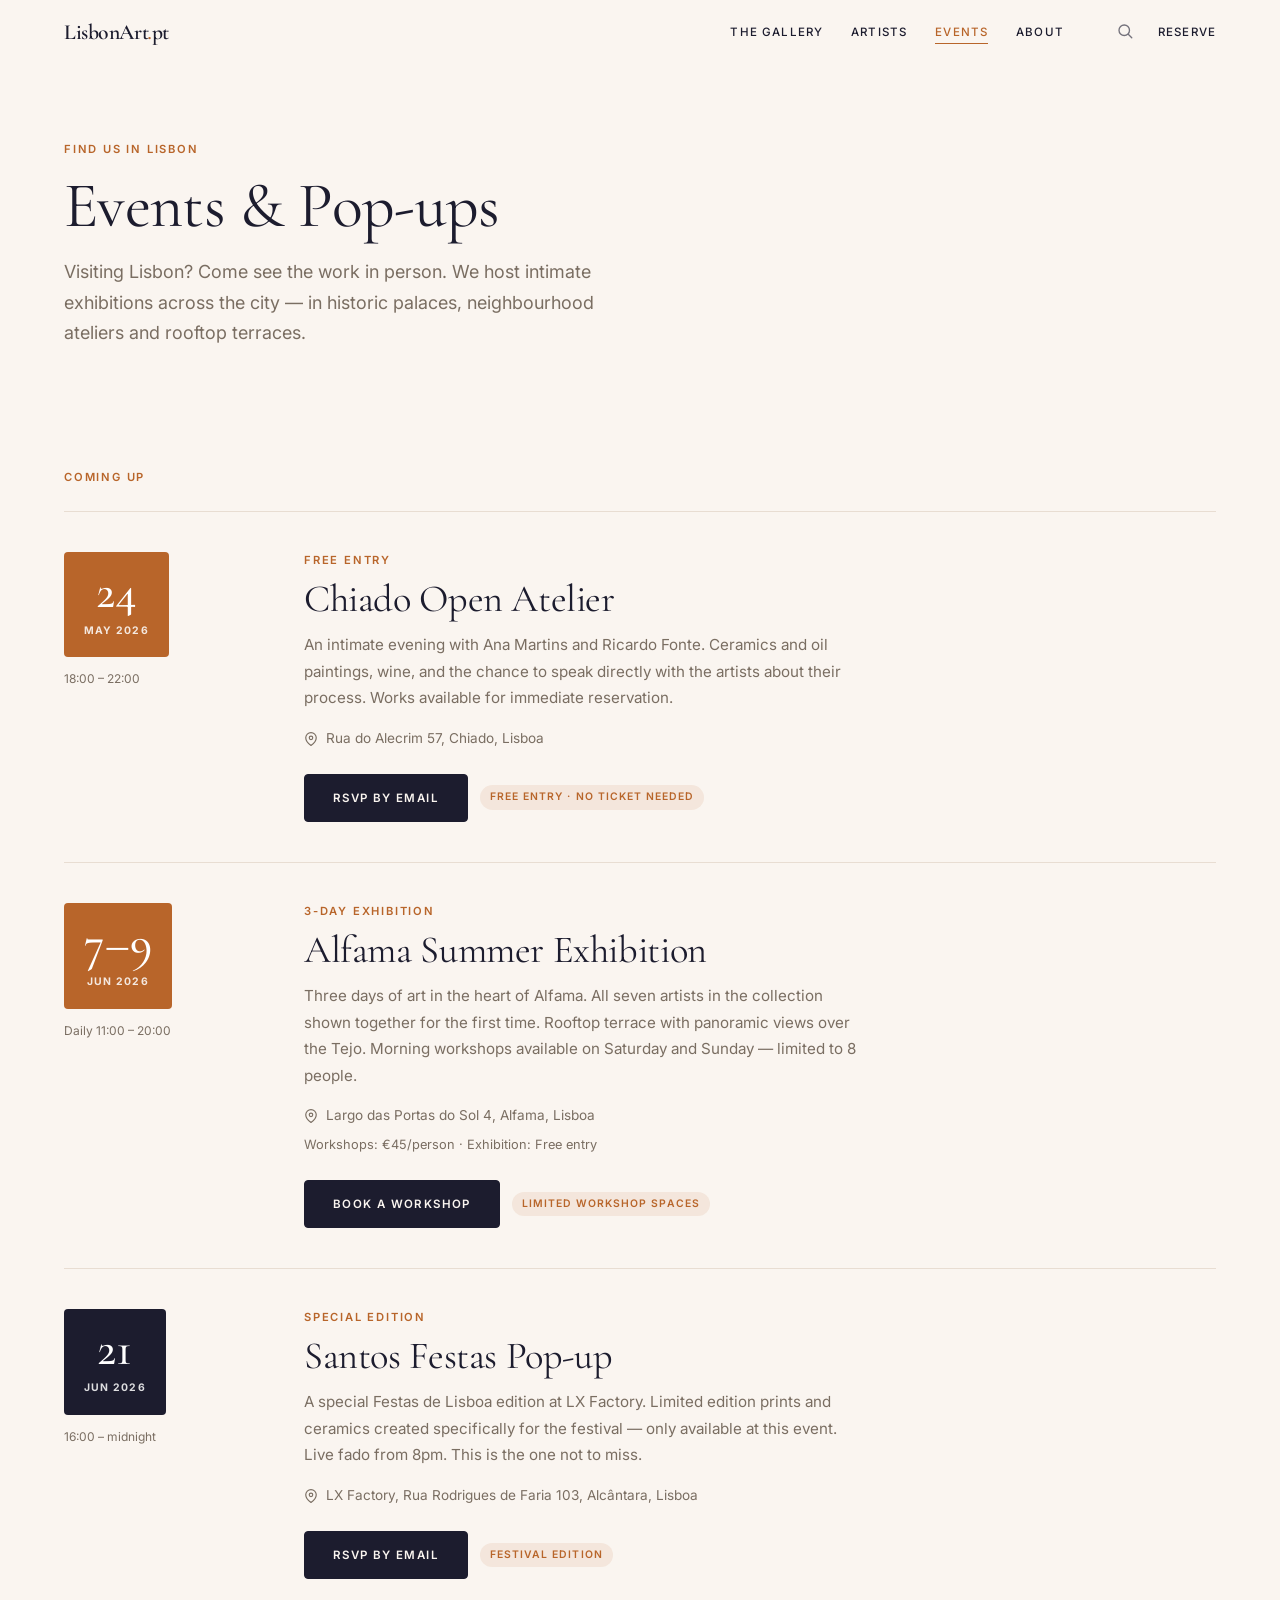
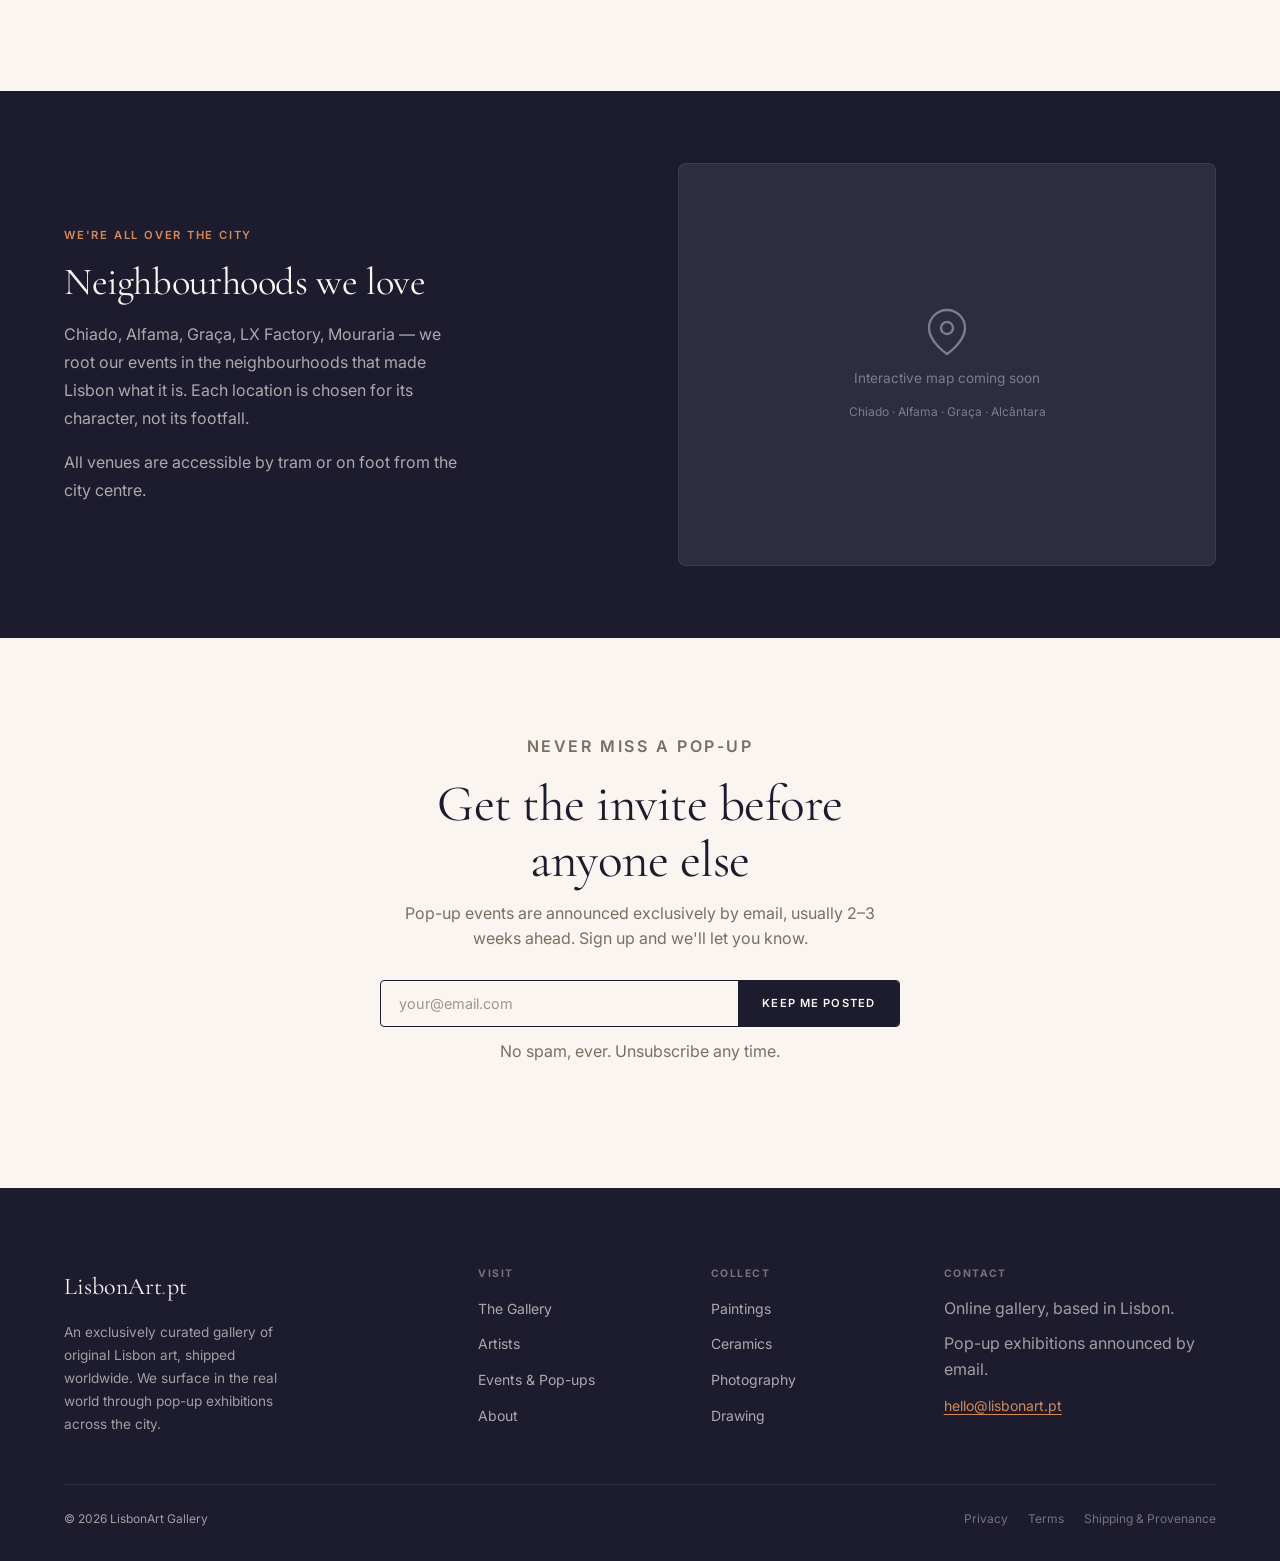
<file: events/index.html>
<!DOCTYPE html>
<html lang="en">
<head>
<meta charset="UTF-8">
<meta name="viewport" content="width=device-width, initial-scale=1.0">
<title>Events &amp; Pop-ups — LisbonArt.pt</title>
<meta name="description" content="Visiting Lisbon? Come see the work in person. We host intimate pop-up exhibitions across the city — in historic palaces, neighbourhood ateliers and rooftop terraces.">
<link rel="canonical" href="https://lisbonart.pt/events/">
<link rel="preconnect" href="https://fonts.googleapis.com">
<link rel="preconnect" href="https://fonts.gstatic.com" crossorigin>
<link href="https://fonts.googleapis.com/css2?family=Cormorant+Garamond:ital,wght@0,400;0,500;0,600;1,400;1,500&family=Inter:wght@300;400;500;600&display=swap" rel="stylesheet">
<link rel="stylesheet" href="/css/la.css">
</head>
<body>

<header class="site-header">
  <div class="container">
    <div class="header-inner">
      <a href="/" class="logo">LisbonArt<em>.</em>pt</a>
      <nav class="site-nav" aria-label="Main navigation">
        <a href="/gallery/">The Gallery</a>
        <a href="/artists/">Artists</a>
        <a href="/events/" class="active">Events</a>
        <a href="/about/">About</a>
      </nav>
      <div class="header-actions">
        <button class="header-search" aria-label="Search" onclick="window.location='/gallery/'">
          <svg width="18" height="18" viewBox="0 0 24 24" fill="none" stroke="currentColor" stroke-width="1.8" stroke-linecap="round"><circle cx="11" cy="11" r="7"/><path d="m21 21-4.35-4.35"/></svg>
        </button>
        <a href="/gallery/" class="btn-reserve">
          Reserve <span class="reserve-count" data-count="0">0</span>
        </a>
      </div>
      <button class="menu-toggle" aria-label="Toggle menu" aria-expanded="false">
        <svg width="22" height="22" viewBox="0 0 24 24" fill="none" stroke="currentColor" stroke-width="1.8" stroke-linecap="round"><line x1="3" y1="6" x2="21" y2="6"/><line x1="3" y1="12" x2="21" y2="12"/><line x1="3" y1="18" x2="21" y2="18"/></svg>
      </button>
    </div>
  </div>
</header>

<nav class="mobile-nav" aria-label="Mobile navigation">
  <a href="/gallery/">The Gallery</a>
  <a href="/artists/">Artists</a>
  <a href="/events/">Events</a>
  <a href="/about/">About</a>
  <div class="mobile-nav-footer"><p>hello@lisbonart.pt</p></div>
</nav>

<!-- ── PAGE HERO ─────────────────────────────────────────────────── -->
<div class="page-hero">
  <div class="container">
    <p class="eyebrow fade-up">Find us in Lisbon</p>
    <h1 class="fade-up" style="font-size:clamp(2.4rem,5vw,4.5rem);margin:12px 0 16px;">Events &amp; Pop-ups</h1>
    <p class="body-lg fade-up" style="max-width:560px;">
      Visiting Lisbon? Come see the work in person. We host intimate exhibitions across the city — in historic palaces, neighbourhood ateliers and rooftop terraces.
    </p>
  </div>
</div>

<!-- ── UPCOMING EVENTS ───────────────────────────────────────────── -->
<section style="padding:clamp(40px,6vw,72px) 0;">
  <div class="container">
    <p class="eyebrow fade-up" style="margin-bottom:24px;">Coming up</p>

    <!-- Event: Chiado Open Atelier -->
    <div style="display:grid;grid-template-columns:200px 1fr;gap:40px;align-items:start;padding:40px 0;border-top:1px solid var(--cream-dark);" class="fade-up">
      <div>
        <div style="background:var(--terracotta);color:white;padding:16px 20px;border-radius:var(--radius-sm);text-align:center;display:inline-block;min-width:100px;">
          <span style="font-family:var(--font-display);font-size:3rem;line-height:1;display:block;font-weight:500;">24</span>
          <span style="font-size:0.65rem;font-weight:700;letter-spacing:0.12em;text-transform:uppercase;opacity:0.85;">May 2026</span>
        </div>
        <p style="margin-top:12px;font-size:0.75rem;color:var(--mid);">18:00 – 22:00</p>
      </div>
      <div>
        <p class="eyebrow" style="margin-bottom:8px;">Free Entry</p>
        <h2 style="font-size:clamp(1.8rem,3vw,2.6rem);margin-bottom:12px;">Chiado Open Atelier</h2>
        <p style="font-size:0.95rem;color:var(--mid);line-height:1.75;max-width:560px;margin-bottom:16px;">
          An intimate evening with Ana Martins and Ricardo Fonte. Ceramics and oil paintings, wine, and the chance to speak directly with the artists about their process. Works available for immediate reservation.
        </p>
        <div style="display:flex;align-items:center;gap:8px;color:var(--mid);font-size:0.85rem;margin-bottom:24px;">
          <svg width="14" height="14" viewBox="0 0 24 24" fill="none" stroke="currentColor" stroke-width="2"><path d="M21 10c0 7-9 13-9 13s-9-6-9-13a9 9 0 0118 0z"/><circle cx="12" cy="10" r="3"/></svg>
          Rua do Alecrim 57, Chiado, Lisboa
        </div>
        <div style="display:flex;gap:12px;align-items:center;flex-wrap:wrap;">
          <a href="mailto:hello@lisbonart.pt?subject=Chiado Open Atelier — RSVP" class="btn btn-primary">RSVP by email</a>
          <span class="event-tag">Free entry · No ticket needed</span>
        </div>
      </div>
    </div>

    <!-- Event: Alfama Summer -->
    <div style="display:grid;grid-template-columns:200px 1fr;gap:40px;align-items:start;padding:40px 0;border-top:1px solid var(--cream-dark);" class="fade-up">
      <div>
        <div style="background:var(--terracotta);color:white;padding:16px 20px;border-radius:var(--radius-sm);text-align:center;display:inline-block;min-width:100px;">
          <span style="font-family:var(--font-display);font-size:3rem;line-height:1;display:block;font-weight:500;">7–9</span>
          <span style="font-size:0.65rem;font-weight:700;letter-spacing:0.12em;text-transform:uppercase;opacity:0.85;">Jun 2026</span>
        </div>
        <p style="margin-top:12px;font-size:0.75rem;color:var(--mid);">Daily 11:00 – 20:00</p>
      </div>
      <div>
        <p class="eyebrow" style="margin-bottom:8px;">3-Day Exhibition</p>
        <h2 style="font-size:clamp(1.8rem,3vw,2.6rem);margin-bottom:12px;">Alfama Summer Exhibition</h2>
        <p style="font-size:0.95rem;color:var(--mid);line-height:1.75;max-width:560px;margin-bottom:16px;">
          Three days of art in the heart of Alfama. All seven artists in the collection shown together for the first time. Rooftop terrace with panoramic views over the Tejo. Morning workshops available on Saturday and Sunday — limited to 8 people.
        </p>
        <div style="display:flex;align-items:center;gap:8px;color:var(--mid);font-size:0.85rem;margin-bottom:8px;">
          <svg width="14" height="14" viewBox="0 0 24 24" fill="none" stroke="currentColor" stroke-width="2"><path d="M21 10c0 7-9 13-9 13s-9-6-9-13a9 9 0 0118 0z"/><circle cx="12" cy="10" r="3"/></svg>
          Largo das Portas do Sol 4, Alfama, Lisboa
        </div>
        <p style="font-size:0.8rem;color:var(--mid);margin-bottom:24px;">Workshops: €45/person · Exhibition: Free entry</p>
        <div style="display:flex;gap:12px;align-items:center;flex-wrap:wrap;">
          <a href="mailto:hello@lisbonart.pt?subject=Alfama Summer — Workshop booking" class="btn btn-primary">Book a workshop</a>
          <span class="event-tag">Limited workshop spaces</span>
        </div>
      </div>
    </div>

    <!-- Event: Santos Festas -->
    <div style="display:grid;grid-template-columns:200px 1fr;gap:40px;align-items:start;padding:40px 0;border-top:1px solid var(--cream-dark);" class="fade-up">
      <div>
        <div style="background:var(--navy);color:white;padding:16px 20px;border-radius:var(--radius-sm);text-align:center;display:inline-block;min-width:100px;">
          <span style="font-family:var(--font-display);font-size:3rem;line-height:1;display:block;font-weight:500;">21</span>
          <span style="font-size:0.65rem;font-weight:700;letter-spacing:0.12em;text-transform:uppercase;opacity:0.85;">Jun 2026</span>
        </div>
        <p style="margin-top:12px;font-size:0.75rem;color:var(--mid);">16:00 – midnight</p>
      </div>
      <div>
        <p class="eyebrow" style="margin-bottom:8px;">Special Edition</p>
        <h2 style="font-size:clamp(1.8rem,3vw,2.6rem);margin-bottom:12px;">Santos Festas Pop-up</h2>
        <p style="font-size:0.95rem;color:var(--mid);line-height:1.75;max-width:560px;margin-bottom:16px;">
          A special Festas de Lisboa edition at LX Factory. Limited edition prints and ceramics created specifically for the festival — only available at this event. Live fado from 8pm. This is the one not to miss.
        </p>
        <div style="display:flex;align-items:center;gap:8px;color:var(--mid);font-size:0.85rem;margin-bottom:24px;">
          <svg width="14" height="14" viewBox="0 0 24 24" fill="none" stroke="currentColor" stroke-width="2"><path d="M21 10c0 7-9 13-9 13s-9-6-9-13a9 9 0 0118 0z"/><circle cx="12" cy="10" r="3"/></svg>
          LX Factory, Rua Rodrigues de Faria 103, Alcântara, Lisboa
        </div>
        <div style="display:flex;gap:12px;align-items:center;flex-wrap:wrap;">
          <a href="mailto:hello@lisbonart.pt?subject=Santos Festas RSVP" class="btn btn-primary">RSVP by email</a>
          <span class="event-tag">Festival edition</span>
        </div>
      </div>
    </div>

  </div>
</section>

<!-- ── MAP STRIP ─────────────────────────────────────────────────── -->
<div class="events-map-strip">
  <div class="container">
    <div class="events-map-inner">
      <div class="events-map-copy fade-up">
        <p class="eyebrow">We're all over the city</p>
        <h2 style="font-size:clamp(1.8rem,3vw,2.8rem);">Neighbourhoods we love</h2>
        <p style="margin-top:16px;">
          Chiado, Alfama, Graça, LX Factory, Mouraria — we root our events in the neighbourhoods that made Lisbon what it is. Each location is chosen for its character, not its footfall.
        </p>
        <p style="margin-top:16px;">All venues are accessible by tram or on foot from the city centre.</p>
      </div>
      <div class="map-placeholder fade-up">
        <svg width="48" height="48" viewBox="0 0 24 24" fill="none" stroke="currentColor" stroke-width="1.2"><path d="M21 10c0 7-9 13-9 13s-9-6-9-13a9 9 0 0118 0z"/><circle cx="12" cy="10" r="3"/></svg>
        <span>Interactive map coming soon</span>
        <span style="font-size:0.75rem;">Chiado · Alfama · Graça · Alcântara</span>
      </div>
    </div>
  </div>
</div>

<!-- ── EMAIL ──────────────────────────────────────────────────────── -->
<section class="email-capture">
  <div class="container">
    <div class="email-capture-inner fade-up">
      <p class="eyebrow" style="margin-bottom:16px;">Never miss a pop-up</p>
      <h2>Get the invite before<br>anyone else</h2>
      <p>Pop-up events are announced exclusively by email, usually 2–3 weeks ahead. Sign up and we'll let you know.</p>
      <form class="email-form" novalidate>
        <input type="email" placeholder="your@email.com" required aria-label="Email address">
        <button type="submit">Keep me posted</button>
      </form>
      <p class="email-note">No spam, ever. Unsubscribe any time.</p>
    </div>
  </div>
</section>

<footer class="site-footer">
  <div class="container">
    <div class="footer-grid">
      <div class="footer-brand">
        <a href="/" class="footer-logo">LisbonArt<em>.</em>pt</a>
        <p>An exclusively curated gallery of original Lisbon art, shipped worldwide. We surface in the real world through pop-up exhibitions across the city.</p>
      </div>
      <div class="footer-col">
        <h4>Visit</h4>
        <ul>
          <li><a href="/gallery/">The Gallery</a></li>
          <li><a href="/artists/">Artists</a></li>
          <li><a href="/events/">Events &amp; Pop-ups</a></li>
          <li><a href="/about/">About</a></li>
        </ul>
      </div>
      <div class="footer-col">
        <h4>Collect</h4>
        <ul>
          <li><a href="/gallery/?genre=painting">Paintings</a></li>
          <li><a href="/gallery/?genre=ceramics">Ceramics</a></li>
          <li><a href="/gallery/?genre=photography">Photography</a></li>
          <li><a href="/gallery/?genre=drawing">Drawing</a></li>
        </ul>
      </div>
      <div class="footer-col footer-email">
        <h4>Contact</h4>
        <ul>
          <li>Online gallery, based in Lisbon.</li>
          <li>Pop-up exhibitions announced by email.</li>
          <li><a href="mailto:hello@lisbonart.pt">hello@lisbonart.pt</a></li>
        </ul>
      </div>
    </div>
    <div class="footer-bottom">
      <span>© 2026 LisbonArt Gallery</span>
      <div class="footer-legal">
        <a href="/privacy/">Privacy</a>
        <a href="/terms/">Terms</a>
        <a href="/shipping/">Shipping &amp; Provenance</a>
      </div>
    </div>
  </div>
</footer>

<script src="/js/la.js"></script>
</body>
</html>
</file>
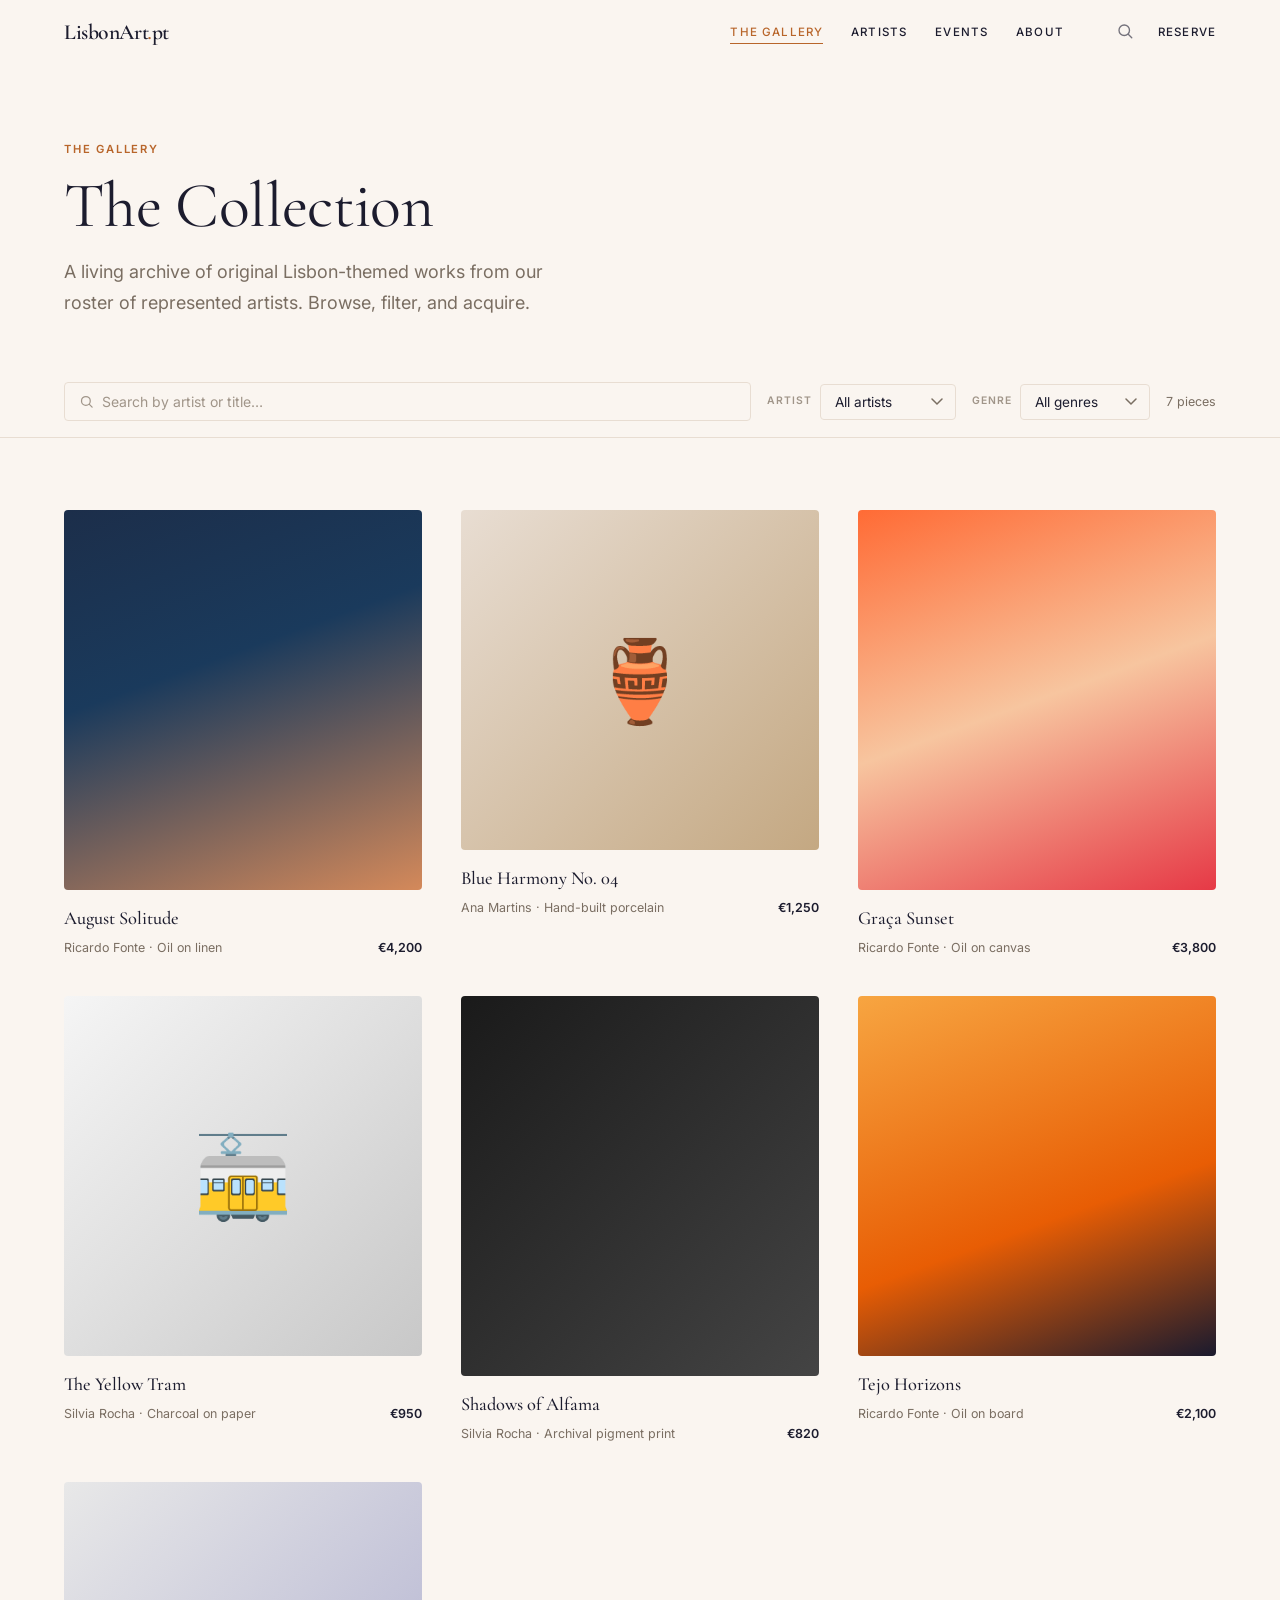
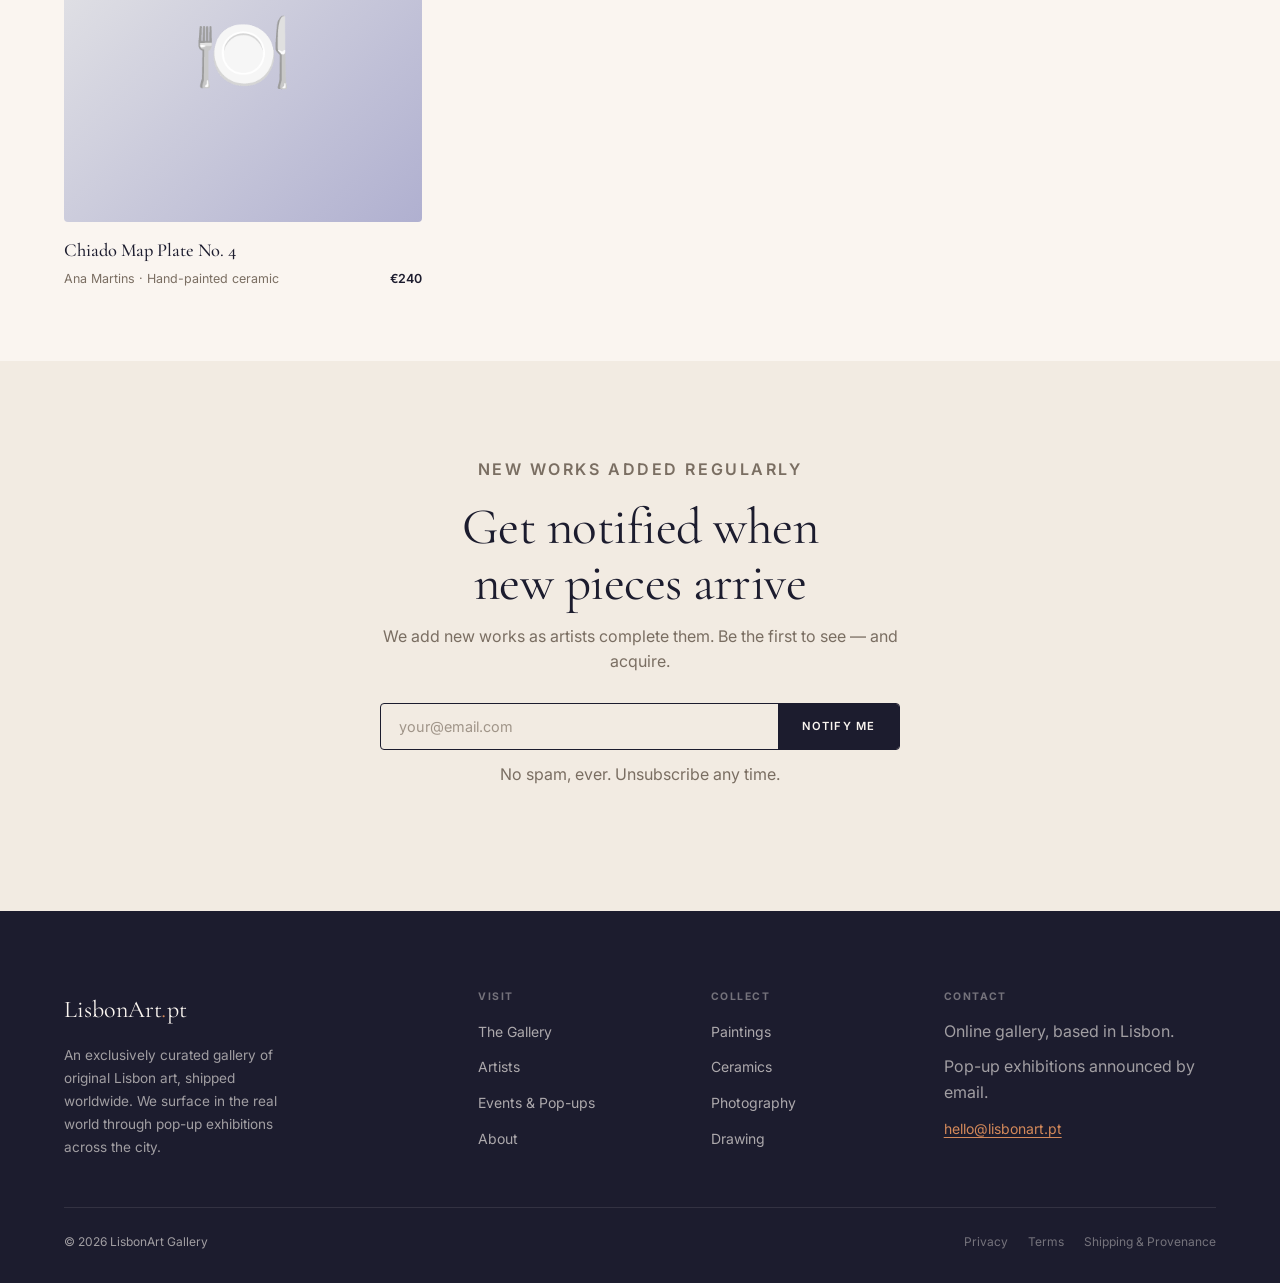
<file: gallery/index.html>
<!DOCTYPE html>
<html lang="en">
<head>
<meta charset="UTF-8">
<meta name="viewport" content="width=device-width, initial-scale=1.0">
<title>The Collection — LisbonArt.pt</title>
<meta name="description" content="A living archive of original Lisbon-themed works from our roster of represented artists. Browse, filter, and acquire.">
<link rel="canonical" href="https://lisbonart.pt/gallery/">
<link rel="preconnect" href="https://fonts.googleapis.com">
<link rel="preconnect" href="https://fonts.gstatic.com" crossorigin>
<link href="https://fonts.googleapis.com/css2?family=Cormorant+Garamond:ital,wght@0,400;0,500;0,600;1,400;1,500&family=Inter:wght@300;400;500;600&display=swap" rel="stylesheet">
<link rel="stylesheet" href="/css/la.css">
</head>
<body>

<header class="site-header">
  <div class="container">
    <div class="header-inner">
      <a href="/" class="logo">LisbonArt<em>.</em>pt</a>
      <nav class="site-nav" aria-label="Main navigation">
        <a href="/gallery/" class="active">The Gallery</a>
        <a href="/artists/">Artists</a>
        <a href="/events/">Events</a>
        <a href="/about/">About</a>
      </nav>
      <div class="header-actions">
        <button class="header-search" aria-label="Search">
          <svg width="18" height="18" viewBox="0 0 24 24" fill="none" stroke="currentColor" stroke-width="1.8" stroke-linecap="round"><circle cx="11" cy="11" r="7"/><path d="m21 21-4.35-4.35"/></svg>
        </button>
        <a href="/gallery/" class="btn-reserve">
          Reserve <span class="reserve-count" data-count="0">0</span>
        </a>
      </div>
      <button class="menu-toggle" aria-label="Toggle menu" aria-expanded="false">
        <svg width="22" height="22" viewBox="0 0 24 24" fill="none" stroke="currentColor" stroke-width="1.8" stroke-linecap="round"><line x1="3" y1="6" x2="21" y2="6"/><line x1="3" y1="12" x2="21" y2="12"/><line x1="3" y1="18" x2="21" y2="18"/></svg>
      </button>
    </div>
  </div>
</header>

<nav class="mobile-nav" aria-label="Mobile navigation">
  <a href="/gallery/">The Gallery</a>
  <a href="/artists/">Artists</a>
  <a href="/events/">Events</a>
  <a href="/about/">About</a>
  <div class="mobile-nav-footer"><p>hello@lisbonart.pt</p></div>
</nav>

<!-- ── PAGE HERO ─────────────────────────────────────────────────── -->
<div class="page-hero">
  <div class="container">
    <p class="eyebrow fade-up">The Gallery</p>
    <h1 class="fade-up" style="font-size:clamp(2.4rem,5vw,4.5rem);margin:12px 0 16px;">The Collection</h1>
    <p class="body-lg fade-up" style="max-width:520px;">
      A living archive of original Lisbon-themed works from our roster of represented artists. Browse, filter, and acquire.
    </p>
  </div>
</div>

<!-- ── FILTER BAR ────────────────────────────────────────────────── -->
<div class="filter-bar">
  <div class="container">
    <div class="filter-bar-inner">
      <div class="filter-search">
        <svg width="15" height="15" viewBox="0 0 24 24" fill="none" stroke="currentColor" stroke-width="2" stroke-linecap="round" style="color:var(--mid-light);flex-shrink:0"><circle cx="11" cy="11" r="7"/><path d="m21 21-4.35-4.35"/></svg>
        <input type="text" id="filter-search" placeholder="Search by artist or title…">
      </div>
      <div class="filter-select-wrap">
        <span class="filter-label">Artist</span>
        <select id="filter-artist" class="filter-select" aria-label="Filter by artist">
          <option value="">All artists</option>
          <option value="Ana Martins">Ana Martins</option>
          <option value="Ricardo Fonte">Ricardo Fonte</option>
          <option value="Silvia Rocha">Silvia Rocha</option>
        </select>
      </div>
      <div class="filter-select-wrap">
        <span class="filter-label">Genre</span>
        <select id="filter-genre" class="filter-select" aria-label="Filter by genre">
          <option value="">All genres</option>
          <option value="painting">Painting</option>
          <option value="ceramics">Ceramics</option>
          <option value="photography">Photography</option>
          <option value="drawing">Drawing</option>
        </select>
      </div>
      <span class="filter-count" id="filter-count">7 pieces</span>
    </div>
  </div>
</div>

<!-- ── GALLERY GRID ──────────────────────────────────────────────── -->
<section class="gallery-section">
  <div class="container">
    <div class="artwork-grid">

      <article class="artwork-card fade-up"
        data-href="/artwork/august-solitude/"
        data-title="august solitude"
        data-artist="Ricardo Fonte"
        data-genre="painting">
        <div class="artwork-card-img-wrap">
          <div style="width:100%;height:380px;background:linear-gradient(160deg,#1C2E4A 0%,#1a3a5c 40%,#d4895a 100%);"></div>
          <div class="artwork-card-overlay">
            <span class="artwork-card-cta">View &amp; Reserve</span>
          </div>
        </div>
        <p class="artwork-card-title">August Solitude</p>
        <div class="artwork-card-meta">
          <span class="artwork-card-artist">Ricardo Fonte · Oil on linen</span>
          <span class="artwork-card-price">€4,200</span>
        </div>
      </article>

      <article class="artwork-card fade-up"
        data-href="/artwork/blue-harmony/"
        data-title="blue harmony no. 04"
        data-artist="Ana Martins"
        data-genre="ceramics">
        <div class="artwork-card-img-wrap">
          <div style="width:100%;height:340px;background:linear-gradient(135deg,#e8ddd2 0%,#c4a882 100%);display:flex;align-items:center;justify-content:center;">
            <span style="font-size:5rem;">🏺</span>
          </div>
          <div class="artwork-card-overlay">
            <span class="artwork-card-cta">View &amp; Reserve</span>
          </div>
        </div>
        <p class="artwork-card-title">Blue Harmony No. 04</p>
        <div class="artwork-card-meta">
          <span class="artwork-card-artist">Ana Martins · Hand-built porcelain</span>
          <span class="artwork-card-price">€1,250</span>
        </div>
      </article>

      <article class="artwork-card fade-up"
        data-href="/artwork/graca-sunset/"
        data-title="graça sunset"
        data-artist="Ricardo Fonte"
        data-genre="painting">
        <div class="artwork-card-img-wrap">
          <div style="width:100%;height:380px;background:linear-gradient(160deg,#ff6b35 0%,#f7c59f 50%,#e63946 100%);"></div>
          <div class="artwork-card-overlay">
            <span class="artwork-card-cta">View &amp; Reserve</span>
          </div>
        </div>
        <p class="artwork-card-title">Graça Sunset</p>
        <div class="artwork-card-meta">
          <span class="artwork-card-artist">Ricardo Fonte · Oil on canvas</span>
          <span class="artwork-card-price">€3,800</span>
        </div>
      </article>

      <article class="artwork-card fade-up"
        data-href="/artwork/yellow-tram/"
        data-title="the yellow tram"
        data-artist="Silvia Rocha"
        data-genre="drawing">
        <div class="artwork-card-img-wrap">
          <div style="width:100%;height:360px;background:linear-gradient(135deg,#f5f5f5 0%,#c8c8c8 100%);display:flex;align-items:center;justify-content:center;">
            <span style="font-size:5rem;">🚋</span>
          </div>
          <div class="artwork-card-overlay">
            <span class="artwork-card-cta">View &amp; Reserve</span>
          </div>
        </div>
        <p class="artwork-card-title">The Yellow Tram</p>
        <div class="artwork-card-meta">
          <span class="artwork-card-artist">Silvia Rocha · Charcoal on paper</span>
          <span class="artwork-card-price">€950</span>
        </div>
      </article>

      <article class="artwork-card fade-up"
        data-href="/artwork/shadows-alfama/"
        data-title="shadows of alfama"
        data-artist="Silvia Rocha"
        data-genre="photography">
        <div class="artwork-card-img-wrap">
          <div style="width:100%;height:380px;background:linear-gradient(135deg,#1a1a1a 0%,#444 100%);"></div>
          <div class="artwork-card-overlay">
            <span class="artwork-card-cta">View &amp; Reserve</span>
          </div>
        </div>
        <p class="artwork-card-title">Shadows of Alfama</p>
        <div class="artwork-card-meta">
          <span class="artwork-card-artist">Silvia Rocha · Archival pigment print</span>
          <span class="artwork-card-price">€820</span>
        </div>
      </article>

      <article class="artwork-card fade-up"
        data-href="/artwork/tejo-horizons/"
        data-title="tejo horizons"
        data-artist="Ricardo Fonte"
        data-genre="painting">
        <div class="artwork-card-img-wrap">
          <div style="width:100%;height:360px;background:linear-gradient(160deg,#f7a541 0%,#e85d04 60%,#1a1a2e 100%);"></div>
          <div class="artwork-card-overlay">
            <span class="artwork-card-cta">View &amp; Reserve</span>
          </div>
        </div>
        <p class="artwork-card-title">Tejo Horizons</p>
        <div class="artwork-card-meta">
          <span class="artwork-card-artist">Ricardo Fonte · Oil on board</span>
          <span class="artwork-card-price">€2,100</span>
        </div>
      </article>

      <article class="artwork-card fade-up"
        data-href="/artwork/chiado-map-plate/"
        data-title="chiado map plate no. 4"
        data-artist="Ana Martins"
        data-genre="ceramics">
        <div class="artwork-card-img-wrap">
          <div style="width:100%;height:340px;background:linear-gradient(135deg,#e8e8e8 0%,#b0b0d0 100%);display:flex;align-items:center;justify-content:center;">
            <span style="font-size:5rem;">🍽️</span>
          </div>
          <div class="artwork-card-overlay">
            <span class="artwork-card-cta">View &amp; Reserve</span>
          </div>
        </div>
        <p class="artwork-card-title">Chiado Map Plate No. 4</p>
        <div class="artwork-card-meta">
          <span class="artwork-card-artist">Ana Martins · Hand-painted ceramic</span>
          <span class="artwork-card-price">€240</span>
        </div>
      </article>

    </div>
    <div class="no-results">
      <p style="font-family:var(--font-display);font-size:1.5rem;margin-bottom:8px;">No works found</p>
      <p style="color:var(--mid);font-size:0.9rem;">Try a different search or filter</p>
    </div>
  </div>
</section>

<!-- ── EMAIL ──────────────────────────────────────────────────────── -->
<section class="email-capture" style="background:var(--cream-mid);">
  <div class="container">
    <div class="email-capture-inner fade-up">
      <p class="eyebrow" style="margin-bottom:16px;">New works added regularly</p>
      <h2>Get notified when<br>new pieces arrive</h2>
      <p>We add new works as artists complete them. Be the first to see — and acquire.</p>
      <form class="email-form" novalidate>
        <input type="email" placeholder="your@email.com" required aria-label="Email address">
        <button type="submit">Notify me</button>
      </form>
      <p class="email-note">No spam, ever. Unsubscribe any time.</p>
    </div>
  </div>
</section>

<footer class="site-footer">
  <div class="container">
    <div class="footer-grid">
      <div class="footer-brand">
        <a href="/" class="footer-logo">LisbonArt<em>.</em>pt</a>
        <p>An exclusively curated gallery of original Lisbon art, shipped worldwide. We surface in the real world through pop-up exhibitions across the city.</p>
      </div>
      <div class="footer-col">
        <h4>Visit</h4>
        <ul>
          <li><a href="/gallery/">The Gallery</a></li>
          <li><a href="/artists/">Artists</a></li>
          <li><a href="/events/">Events &amp; Pop-ups</a></li>
          <li><a href="/about/">About</a></li>
        </ul>
      </div>
      <div class="footer-col">
        <h4>Collect</h4>
        <ul>
          <li><a href="/gallery/?genre=painting">Paintings</a></li>
          <li><a href="/gallery/?genre=ceramics">Ceramics</a></li>
          <li><a href="/gallery/?genre=photography">Photography</a></li>
          <li><a href="/gallery/?genre=drawing">Drawing</a></li>
        </ul>
      </div>
      <div class="footer-col footer-email">
        <h4>Contact</h4>
        <ul>
          <li>Online gallery, based in Lisbon.</li>
          <li>Pop-up exhibitions announced by email.</li>
          <li><a href="mailto:hello@lisbonart.pt">hello@lisbonart.pt</a></li>
        </ul>
      </div>
    </div>
    <div class="footer-bottom">
      <span>© 2026 LisbonArt Gallery</span>
      <div class="footer-legal">
        <a href="/privacy/">Privacy</a>
        <a href="/terms/">Terms</a>
        <a href="/shipping/">Shipping &amp; Provenance</a>
      </div>
    </div>
  </div>
</footer>

<script src="/js/la.js"></script>
</body>
</html>
</file>
<file: css/la.css>
/* ================================================================
   LisbonArt.pt — la.css
   Plain CSS, no build step. Fonts via Google Fonts.
   ================================================================ */

/* ── Custom properties ─────────────────────────────────────────── */
:root {
  --cream:        #FAF5F0;
  --cream-mid:    #F2EBE2;
  --cream-dark:   #E8DDD2;
  --navy:         #1C1C2E;
  --navy-mid:     #2D2D42;
  --terracotta:   #B8652A;
  --terracotta-light: #D4895A;
  --mid:          #7A6E62;
  --mid-light:    #A09589;
  --white:        #FFFFFF;

  --font-display: 'Cormorant Garamond', Georgia, serif;
  --font-body:    'Inter', system-ui, sans-serif;

  --radius-sm:    4px;
  --radius:       8px;
  --radius-lg:    16px;

  --shadow-card:  0 2px 12px rgba(28,28,46,0.07);
  --shadow-hover: 0 8px 32px rgba(28,28,46,0.13);

  --max-w:        1280px;
  --gap:          clamp(24px, 4vw, 48px);

  --header-h:     64px;

  --transition:   0.22s ease;
}

/* ── Reset ─────────────────────────────────────────────────────── */
*, *::before, *::after { box-sizing: border-box; margin: 0; padding: 0; }
html { scroll-behavior: smooth; -webkit-text-size-adjust: 100%; }
body {
  font-family: var(--font-body);
  background: var(--cream);
  color: var(--navy);
  line-height: 1.6;
  font-size: 16px;
  -webkit-font-smoothing: antialiased;
}
img, video { display: block; max-width: 100%; height: auto; }
a { color: inherit; text-decoration: none; }
button { font-family: inherit; cursor: pointer; border: none; background: none; }
ul, ol { list-style: none; }
input, select, textarea { font-family: inherit; }

/* ── Typography ────────────────────────────────────────────────── */
h1, h2, h3, h4 {
  font-family: var(--font-display);
  font-weight: 400;
  line-height: 1.1;
  letter-spacing: -0.01em;
}
h1 { font-size: clamp(2.8rem, 6vw, 5.5rem); }
h2 { font-size: clamp(2rem, 4vw, 3.5rem); }
h3 { font-size: clamp(1.5rem, 2.5vw, 2.2rem); }
h4 { font-size: clamp(1.2rem, 2vw, 1.6rem); }

.eyebrow {
  font-family: var(--font-body);
  font-size: 0.7rem;
  font-weight: 600;
  letter-spacing: 0.16em;
  text-transform: uppercase;
  color: var(--terracotta);
}

.body-lg { font-size: 1.125rem; line-height: 1.7; color: var(--mid); }
.body-sm { font-size: 0.875rem; color: var(--mid); }

/* ── Layout ────────────────────────────────────────────────────── */
.container {
  width: 100%;
  max-width: var(--max-w);
  margin: 0 auto;
  padding: 0 clamp(20px, 5vw, 64px);
}

section { padding: clamp(64px, 10vw, 120px) 0; }

/* ── Header ────────────────────────────────────────────────────── */
.site-header {
  position: fixed;
  top: 0; left: 0; right: 0;
  height: var(--header-h);
  background: rgba(250,245,240,0.92);
  backdrop-filter: blur(12px);
  -webkit-backdrop-filter: blur(12px);
  border-bottom: 1px solid transparent;
  z-index: 100;
  transition: border-color var(--transition), background var(--transition);
}
.site-header.scrolled {
  border-bottom-color: var(--cream-dark);
  background: rgba(250,245,240,0.98);
}
.header-inner {
  display: flex;
  align-items: center;
  height: var(--header-h);
  gap: 32px;
}
.logo {
  font-family: var(--font-display);
  font-size: 1.35rem;
  font-weight: 600;
  letter-spacing: -0.02em;
  color: var(--navy);
  white-space: nowrap;
  margin-right: auto;
}
.logo em {
  font-style: italic;
  color: var(--terracotta);
}
.site-nav {
  display: flex;
  align-items: center;
  gap: 28px;
}
.site-nav a {
  font-size: 0.72rem;
  font-weight: 500;
  letter-spacing: 0.1em;
  text-transform: uppercase;
  color: var(--navy);
  transition: color var(--transition);
  position: relative;
}
.site-nav a::after {
  content: '';
  position: absolute;
  bottom: -3px; left: 0; right: 0;
  height: 1px;
  background: var(--terracotta);
  transform: scaleX(0);
  transition: transform var(--transition);
}
.site-nav a:hover { color: var(--terracotta); }
.site-nav a:hover::after,
.site-nav a.active::after { transform: scaleX(1); }
.site-nav a.active { color: var(--terracotta); }

.header-actions {
  display: flex;
  align-items: center;
  gap: 20px;
  margin-left: 16px;
}
.header-search {
  background: none;
  color: var(--navy);
  padding: 4px;
  opacity: 0.6;
  transition: opacity var(--transition);
}
.header-search:hover { opacity: 1; }
.btn-reserve {
  font-size: 0.72rem;
  font-weight: 500;
  letter-spacing: 0.1em;
  text-transform: uppercase;
  color: var(--navy);
  transition: color var(--transition);
}
.btn-reserve:hover { color: var(--terracotta); }
.reserve-count {
  display: inline-flex;
  align-items: center;
  justify-content: center;
  width: 16px;
  height: 16px;
  background: var(--terracotta);
  color: white;
  font-size: 0.6rem;
  font-weight: 700;
  border-radius: 50%;
  margin-left: 4px;
  vertical-align: middle;
}
.reserve-count[data-count="0"] { display: none; }

.menu-toggle {
  display: none;
  color: var(--navy);
  padding: 4px;
}

/* ── Mobile nav ────────────────────────────────────────────────── */
.mobile-nav {
  display: none;
  position: fixed;
  top: var(--header-h);
  left: 0; right: 0; bottom: 0;
  background: var(--cream);
  z-index: 99;
  padding: 40px clamp(20px, 5vw, 64px);
  flex-direction: column;
  gap: 8px;
}
.mobile-nav.open { display: flex; }
.mobile-nav a {
  font-size: 2rem;
  font-family: var(--font-display);
  font-weight: 400;
  color: var(--navy);
  padding: 12px 0;
  border-bottom: 1px solid var(--cream-dark);
  transition: color var(--transition);
}
.mobile-nav a:hover { color: var(--terracotta); }
.mobile-nav-footer {
  margin-top: auto;
  font-size: 0.8rem;
  color: var(--mid);
}

/* ── Buttons ───────────────────────────────────────────────────── */
.btn {
  display: inline-flex;
  align-items: center;
  gap: 8px;
  font-size: 0.72rem;
  font-weight: 600;
  letter-spacing: 0.12em;
  text-transform: uppercase;
  padding: 14px 28px;
  border-radius: var(--radius-sm);
  transition: all var(--transition);
  cursor: pointer;
}
.btn-primary {
  background: var(--navy);
  color: var(--cream);
  border: 1.5px solid var(--navy);
}
.btn-primary:hover {
  background: var(--navy-mid);
  border-color: var(--navy-mid);
}
.btn-outline {
  background: transparent;
  color: var(--navy);
  border: 1.5px solid var(--navy);
}
.btn-outline:hover {
  background: var(--navy);
  color: var(--cream);
}
.btn-ghost {
  background: transparent;
  color: var(--navy);
  border: none;
  padding: 10px 0;
  font-size: 0.72rem;
  letter-spacing: 0.12em;
  text-transform: uppercase;
  font-weight: 600;
  text-decoration: underline;
  text-underline-offset: 4px;
  text-decoration-thickness: 1px;
}
.btn-ghost:hover { color: var(--terracotta); }
.btn-terracotta {
  background: var(--terracotta);
  color: white;
  border: 1.5px solid var(--terracotta);
}
.btn-terracotta:hover { background: #a3561f; border-color: #a3561f; }

/* ── Hero ──────────────────────────────────────────────────────── */
.hero {
  padding-top: calc(var(--header-h) + clamp(48px, 8vw, 100px));
  padding-bottom: clamp(48px, 8vw, 100px);
  min-height: 90vh;
  display: flex;
  align-items: center;
}
.hero-inner {
  display: grid;
  grid-template-columns: 1fr 1fr;
  gap: clamp(40px, 6vw, 80px);
  align-items: center;
}
.hero-copy { max-width: 560px; }
.hero-eyebrow { margin-bottom: 20px; }
.hero-heading {
  margin-bottom: 24px;
}
.hero-heading em {
  font-style: italic;
  color: var(--terracotta);
}
.hero-subhead {
  font-size: clamp(1rem, 1.5vw, 1.2rem);
  color: var(--mid);
  line-height: 1.75;
  margin-bottom: 36px;
  max-width: 440px;
}
.hero-actions {
  display: flex;
  flex-wrap: wrap;
  gap: 12px;
  align-items: center;
}
.hero-image-wrap {
  position: relative;
}
.hero-artwork {
  width: 100%;
  aspect-ratio: 3/4;
  object-fit: cover;
  border-radius: var(--radius);
  box-shadow: var(--shadow-hover);
}
.hero-artwork-caption {
  margin-top: 12px;
  font-size: 0.75rem;
  color: var(--mid-light);
  letter-spacing: 0.08em;
  text-transform: uppercase;
}
.hero-artwork-caption strong {
  font-weight: 500;
  color: var(--mid);
}
.hero-stat {
  position: absolute;
  top: 24px;
  left: -24px;
  background: white;
  padding: 12px 16px;
  border-radius: var(--radius);
  box-shadow: var(--shadow-card);
  font-size: 0.75rem;
}
.hero-stat-num {
  font-family: var(--font-display);
  font-size: 1.8rem;
  display: block;
  line-height: 1;
}

/* ── Browse bar ────────────────────────────────────────────────── */
.browse-bar {
  padding: 20px 0;
  border-top: 1px solid var(--cream-dark);
  border-bottom: 1px solid var(--cream-dark);
}
.browse-bar-inner {
  display: flex;
  align-items: center;
  gap: 32px;
  flex-wrap: wrap;
}
.browse-label {
  font-size: 0.65rem;
  letter-spacing: 0.12em;
  text-transform: uppercase;
  color: var(--mid-light);
  margin-bottom: 2px;
}
.browse-link {
  font-family: var(--font-display);
  font-size: 1.25rem;
  font-style: italic;
  color: var(--navy);
  transition: color var(--transition);
  text-decoration: underline;
  text-underline-offset: 3px;
  text-decoration-color: transparent;
  transition: all var(--transition);
}
.browse-link:hover {
  color: var(--terracotta);
  text-decoration-color: var(--terracotta);
}
.browse-group { display: flex; flex-direction: column; }
.browse-sep {
  width: 1px;
  height: 36px;
  background: var(--cream-dark);
}
.browse-count {
  margin-left: auto;
  font-size: 0.75rem;
  color: var(--mid-light);
}

/* ── Now Showing ───────────────────────────────────────────────── */
.now-showing { padding: clamp(40px, 5vw, 64px) 0; }
.section-header {
  display: flex;
  align-items: flex-end;
  justify-content: space-between;
  margin-bottom: clamp(32px, 4vw, 48px);
  gap: 16px;
  flex-wrap: wrap;
}
.scroll-track-wrap {
  position: relative;
  padding: 0 28px;
}
.scroll-track {
  display: flex;
  gap: 24px;
  overflow-x: auto;
  scroll-snap-type: x mandatory;
  -webkit-overflow-scrolling: touch;
  padding-bottom: 8px;
  scrollbar-width: none;
}
.scroll-track::-webkit-scrollbar { display: none; }
.scroll-arrow {
  position: absolute;
  top: 50%;
  transform: translateY(-50%);
  width: 40px;
  height: 40px;
  background: white;
  border-radius: 50%;
  box-shadow: var(--shadow-card);
  display: flex;
  align-items: center;
  justify-content: center;
  color: var(--navy);
  cursor: pointer;
  transition: all var(--transition);
  z-index: 2;
  border: 1px solid var(--cream-dark);
}
.scroll-arrow:hover { box-shadow: var(--shadow-hover); }
.scroll-arrow.prev { left: -20px; }
.scroll-arrow.next { right: -20px; }

/* ── Artwork card ──────────────────────────────────────────────── */
.artwork-card {
  flex: 0 0 300px;
  scroll-snap-align: start;
  cursor: pointer;
}
.artwork-card-img-wrap {
  position: relative;
  overflow: hidden;
  border-radius: var(--radius-sm);
  background: var(--cream-dark);
  margin-bottom: 14px;
}
.artwork-card img {
  width: 100%;
  aspect-ratio: 3/4;
  object-fit: cover;
  transition: transform 0.5s ease;
}
.artwork-card:hover img { transform: scale(1.04); }
.artwork-card-overlay {
  position: absolute;
  inset: 0;
  background: rgba(28,28,46,0);
  display: flex;
  align-items: flex-end;
  padding: 20px;
  transition: background var(--transition);
}
.artwork-card:hover .artwork-card-overlay {
  background: rgba(28,28,46,0.35);
}
.artwork-card-cta {
  opacity: 0;
  transform: translateY(8px);
  transition: all var(--transition);
  font-size: 0.7rem;
  font-weight: 600;
  letter-spacing: 0.1em;
  text-transform: uppercase;
  color: white;
  background: rgba(255,255,255,0.15);
  backdrop-filter: blur(8px);
  border: 1px solid rgba(255,255,255,0.3);
  padding: 8px 16px;
  border-radius: var(--radius-sm);
}
.artwork-card:hover .artwork-card-cta {
  opacity: 1;
  transform: translateY(0);
}
.artwork-card-title {
  font-family: var(--font-display);
  font-size: 1.15rem;
  font-weight: 500;
  color: var(--navy);
  margin-bottom: 4px;
}
.artwork-card-meta {
  font-size: 0.78rem;
  color: var(--mid);
  display: flex;
  align-items: center;
  justify-content: space-between;
  gap: 8px;
}
.artwork-card-artist {
  flex: 1;
  white-space: nowrap;
  overflow: hidden;
  text-overflow: ellipsis;
}
.artwork-card-price {
  font-weight: 600;
  color: var(--navy);
  white-space: nowrap;
}

/* ── Grid view ─────────────────────────────────────────────────── */
.artwork-grid {
  display: grid;
  grid-template-columns: repeat(3, 1fr);
  gap: clamp(24px, 3vw, 40px);
}
.artwork-grid .artwork-card {
  flex: unset;
  scroll-snap-align: unset;
}
.artwork-grid .artwork-card img {
  aspect-ratio: unset;
  height: auto;
  min-height: 260px;
  max-height: 420px;
  object-fit: cover;
}

/* ── Artist Spotlight ──────────────────────────────────────────── */
.artist-spotlight {
  background: var(--navy);
  color: var(--cream);
  padding: clamp(64px, 10vw, 120px) 0;
}
.spotlight-inner {
  display: grid;
  grid-template-columns: 380px 1fr;
  gap: clamp(48px, 6vw, 80px);
  align-items: center;
}
.spotlight-img {
  width: 100%;
  aspect-ratio: 3/4;
  object-fit: cover;
  border-radius: var(--radius);
}
.spotlight-eyebrow {
  color: var(--terracotta-light);
  margin-bottom: 24px;
}
.spotlight-quote {
  font-family: var(--font-display);
  font-size: clamp(1.6rem, 3vw, 2.6rem);
  font-style: italic;
  line-height: 1.35;
  color: var(--cream);
  margin-bottom: 28px;
}
.spotlight-bio {
  font-size: 0.95rem;
  color: rgba(250,245,240,0.65);
  line-height: 1.75;
  margin-bottom: 32px;
  max-width: 460px;
}
.spotlight-link {
  display: inline-flex;
  align-items: center;
  gap: 8px;
  font-size: 0.72rem;
  font-weight: 600;
  letter-spacing: 0.12em;
  text-transform: uppercase;
  color: var(--terracotta-light);
  transition: gap var(--transition);
}
.spotlight-link:hover { gap: 14px; }

/* ── Events / Pop-ups ──────────────────────────────────────────── */
.events-section {
  background: var(--cream-mid);
}
.events-grid {
  display: grid;
  grid-template-columns: repeat(auto-fill, minmax(300px, 1fr));
  gap: 24px;
  margin-top: clamp(32px, 4vw, 48px);
}
.event-card {
  background: var(--cream);
  border-radius: var(--radius);
  padding: 28px;
  border: 1px solid var(--cream-dark);
  transition: box-shadow var(--transition);
  display: flex;
  flex-direction: column;
  gap: 12px;
}
.event-card:hover { box-shadow: var(--shadow-hover); }
.event-date {
  display: flex;
  align-items: flex-start;
  gap: 16px;
}
.event-date-block {
  text-align: center;
  background: var(--terracotta);
  color: white;
  padding: 8px 14px;
  border-radius: var(--radius-sm);
  min-width: 56px;
}
.event-date-day {
  font-family: var(--font-display);
  font-size: 1.8rem;
  line-height: 1;
  font-weight: 500;
}
.event-date-month {
  font-size: 0.6rem;
  font-weight: 700;
  letter-spacing: 0.1em;
  text-transform: uppercase;
  opacity: 0.85;
}
.event-info-title {
  font-family: var(--font-display);
  font-size: 1.25rem;
  color: var(--navy);
  margin-bottom: 4px;
}
.event-info-loc {
  font-size: 0.8rem;
  color: var(--mid);
  display: flex;
  align-items: center;
  gap: 4px;
}
.event-desc {
  font-size: 0.875rem;
  color: var(--mid);
  line-height: 1.65;
  padding-top: 8px;
  border-top: 1px solid var(--cream-dark);
}
.event-cta {
  margin-top: auto;
  display: flex;
  gap: 12px;
  align-items: center;
  flex-wrap: wrap;
}
.event-tag {
  font-size: 0.65rem;
  font-weight: 600;
  letter-spacing: 0.1em;
  text-transform: uppercase;
  color: var(--terracotta);
  background: rgba(184,101,42,0.1);
  padding: 4px 10px;
  border-radius: 20px;
}
.events-email-prompt {
  margin-top: 48px;
  text-align: center;
  padding: 36px;
  background: var(--cream);
  border-radius: var(--radius);
  border: 1px dashed var(--cream-dark);
}

/* ── Trust pillars ─────────────────────────────────────────────── */
.trust-pillars {
  padding: clamp(48px, 8vw, 96px) 0;
  border-top: 1px solid var(--cream-dark);
  border-bottom: 1px solid var(--cream-dark);
}
.trust-grid {
  display: grid;
  grid-template-columns: repeat(3, 1fr);
  gap: clamp(24px, 4vw, 64px);
  text-align: center;
}
.trust-icon {
  width: 40px;
  height: 40px;
  margin: 0 auto 16px;
  color: var(--terracotta);
}
.trust-title {
  font-family: var(--font-display);
  font-size: 1.3rem;
  margin-bottom: 10px;
}
.trust-desc {
  font-size: 0.875rem;
  color: var(--mid);
  line-height: 1.7;
  max-width: 220px;
  margin: 0 auto;
}

/* ── Email capture ─────────────────────────────────────────────── */
.email-capture {
  padding: clamp(48px, 8vw, 96px) 0;
  text-align: center;
}
.email-capture-inner { max-width: 520px; margin: 0 auto; }
.email-capture h2 { margin-bottom: 12px; }
.email-capture p {
  color: var(--mid);
  margin-bottom: 28px;
  font-size: 1rem;
}
.email-form {
  display: flex;
  gap: 0;
  border-radius: var(--radius-sm);
  overflow: hidden;
  border: 1.5px solid var(--navy);
}
.email-form input {
  flex: 1;
  padding: 14px 18px;
  background: transparent;
  border: none;
  outline: none;
  font-size: 0.9rem;
  color: var(--navy);
}
.email-form input::placeholder { color: var(--mid-light); }
.email-form button {
  padding: 14px 24px;
  background: var(--navy);
  color: var(--cream);
  font-size: 0.7rem;
  font-weight: 600;
  letter-spacing: 0.1em;
  text-transform: uppercase;
  transition: background var(--transition);
  cursor: pointer;
  white-space: nowrap;
}
.email-form button:hover { background: var(--navy-mid); }
.email-note {
  margin-top: 12px;
  font-size: 0.75rem;
  color: var(--mid-light);
}

/* ── Footer ────────────────────────────────────────────────────── */
.site-footer {
  background: var(--navy);
  color: rgba(250,245,240,0.6);
  padding: clamp(48px, 8vw, 80px) 0 32px;
}
.footer-grid {
  display: grid;
  grid-template-columns: 2fr 1fr 1fr 1.5fr;
  gap: clamp(32px, 4vw, 64px);
  margin-bottom: 48px;
}
.footer-brand .footer-logo {
  font-family: var(--font-display);
  font-size: 1.5rem;
  color: var(--cream);
  display: block;
  margin-bottom: 14px;
}
.footer-brand .footer-logo em { font-style: italic; color: var(--terracotta-light); }
.footer-brand p {
  font-size: 0.85rem;
  line-height: 1.7;
  max-width: 240px;
}
.footer-col h4 {
  font-family: var(--font-body);
  font-size: 0.65rem;
  font-weight: 700;
  letter-spacing: 0.14em;
  text-transform: uppercase;
  color: rgba(250,245,240,0.4);
  margin-bottom: 16px;
}
.footer-col ul { display: flex; flex-direction: column; gap: 10px; }
.footer-col a {
  font-size: 0.875rem;
  color: rgba(250,245,240,0.65);
  transition: color var(--transition);
}
.footer-col a:hover { color: var(--cream); }
.footer-email a {
  font-size: 0.875rem;
  color: var(--terracotta-light);
  text-decoration: underline;
  text-underline-offset: 3px;
}
.footer-bottom {
  border-top: 1px solid rgba(250,245,240,0.1);
  padding-top: 24px;
  display: flex;
  align-items: center;
  justify-content: space-between;
  flex-wrap: wrap;
  gap: 12px;
  font-size: 0.75rem;
}
.footer-legal { display: flex; gap: 20px; }
.footer-legal a { color: rgba(250,245,240,0.4); transition: color var(--transition); }
.footer-legal a:hover { color: rgba(250,245,240,0.7); }

/* ── Gallery page ──────────────────────────────────────────────── */
.page-hero {
  padding-top: calc(var(--header-h) + clamp(48px, 6vw, 80px));
  padding-bottom: clamp(32px, 4vw, 48px);
}
.filter-bar {
  position: sticky;
  top: var(--header-h);
  z-index: 10;
  background: rgba(250,245,240,0.95);
  backdrop-filter: blur(8px);
  border-bottom: 1px solid var(--cream-dark);
  padding: 16px 0;
}
.filter-bar-inner {
  display: flex;
  align-items: center;
  gap: 16px;
  flex-wrap: wrap;
}
.filter-search {
  display: flex;
  align-items: center;
  gap: 8px;
  flex: 1;
  min-width: 200px;
  background: var(--cream);
  border: 1.5px solid var(--cream-dark);
  border-radius: var(--radius-sm);
  padding: 10px 14px;
  transition: border-color var(--transition);
}
.filter-search:focus-within { border-color: var(--navy); }
.filter-search input {
  border: none;
  background: transparent;
  outline: none;
  font-size: 0.875rem;
  color: var(--navy);
  width: 100%;
}
.filter-search input::placeholder { color: var(--mid-light); }
.filter-select-wrap {
  display: flex;
  align-items: center;
  gap: 8px;
}
.filter-label {
  font-size: 0.65rem;
  font-weight: 600;
  letter-spacing: 0.1em;
  text-transform: uppercase;
  color: var(--mid-light);
  white-space: nowrap;
}
.filter-select {
  appearance: none;
  background: var(--cream);
  border: 1.5px solid var(--cream-dark);
  border-radius: var(--radius-sm);
  padding: 9px 32px 9px 14px;
  font-size: 0.85rem;
  color: var(--navy);
  cursor: pointer;
  background-image: url("data:image/svg+xml,%3Csvg xmlns='http://www.w3.org/2000/svg' width='12' height='8' viewBox='0 0 12 8'%3E%3Cpath d='M1 1l5 5 5-5' stroke='%237A6E62' stroke-width='1.5' fill='none' stroke-linecap='round'/%3E%3C/svg%3E");
  background-repeat: no-repeat;
  background-position: right 12px center;
  transition: border-color var(--transition);
  outline: none;
}
.filter-select:focus { border-color: var(--navy); }
.filter-count {
  margin-left: auto;
  font-size: 0.78rem;
  color: var(--mid);
  white-space: nowrap;
}
.gallery-section { padding: clamp(40px, 6vw, 72px) 0; }
.no-results {
  text-align: center;
  padding: 80px 0;
  color: var(--mid);
  display: none;
}
.no-results.visible { display: block; }

/* ── Artists page ──────────────────────────────────────────────── */
.artists-roster {
  display: grid;
  grid-template-columns: repeat(auto-fill, minmax(340px, 1fr));
  gap: clamp(32px, 4vw, 48px);
  margin-top: clamp(40px, 6vw, 64px);
}
.artist-card {
  display: grid;
  grid-template-columns: 160px 1fr;
  gap: 24px;
  align-items: start;
  padding: 28px;
  background: var(--cream);
  border: 1px solid var(--cream-dark);
  border-radius: var(--radius);
  transition: box-shadow var(--transition);
  cursor: pointer;
  text-decoration: none;
  color: inherit;
}
.artist-card:hover { box-shadow: var(--shadow-hover); }
.artist-card-img {
  width: 100%;
  aspect-ratio: 3/4;
  object-fit: cover;
  border-radius: var(--radius-sm);
}
.artist-card-medium {
  margin-bottom: 8px;
}
.artist-card-name {
  font-family: var(--font-display);
  font-size: 1.6rem;
  margin-bottom: 8px;
}
.artist-card-bio {
  font-size: 0.85rem;
  color: var(--mid);
  line-height: 1.65;
  margin-bottom: 14px;
}
.artist-card-avail {
  font-size: 0.75rem;
  color: var(--mid);
  margin-bottom: 12px;
}
.artist-card-avail strong {
  color: var(--navy);
  font-weight: 600;
}

/* ── Artwork detail ────────────────────────────────────────────── */
.artwork-detail {
  padding-top: calc(var(--header-h) + clamp(40px, 6vw, 72px));
  padding-bottom: clamp(64px, 10vw, 120px);
}
.artwork-detail-grid {
  display: grid;
  grid-template-columns: 1fr 460px;
  gap: clamp(48px, 6vw, 80px);
  align-items: start;
}
.artwork-detail-img-wrap {
  position: sticky;
  top: calc(var(--header-h) + 32px);
}
.artwork-detail-img {
  width: 100%;
  border-radius: var(--radius-sm);
  box-shadow: var(--shadow-hover);
}
.artwork-detail-info { padding-top: 8px; }
.artwork-detail-artist {
  font-size: 0.8rem;
  color: var(--mid);
  margin-bottom: 8px;
  text-decoration: underline;
  text-underline-offset: 3px;
}
.artwork-detail-title {
  font-family: var(--font-display);
  font-size: clamp(2rem, 4vw, 3.2rem);
  margin-bottom: 16px;
}
.artwork-detail-price {
  font-size: 2rem;
  font-family: var(--font-display);
  margin-bottom: 28px;
}
.artwork-detail-divider {
  border: none;
  border-top: 1px solid var(--cream-dark);
  margin: 24px 0;
}
.artwork-specs {
  display: flex;
  flex-direction: column;
  gap: 12px;
  margin-bottom: 32px;
}
.artwork-spec-row {
  display: flex;
  justify-content: space-between;
  font-size: 0.875rem;
}
.artwork-spec-label { color: var(--mid); }
.artwork-spec-val { font-weight: 500; }
.artwork-detail-desc {
  font-size: 0.95rem;
  color: var(--mid);
  line-height: 1.75;
  margin-bottom: 32px;
}
.reserve-actions {
  display: flex;
  flex-direction: column;
  gap: 12px;
}
.reserve-note {
  font-size: 0.78rem;
  color: var(--mid-light);
  text-align: center;
  margin-top: 8px;
}

/* ── Events page ───────────────────────────────────────────────── */
.events-map-strip {
  background: var(--navy);
  color: var(--cream);
  padding: clamp(48px, 6vw, 72px) 0;
}
.events-map-inner {
  display: grid;
  grid-template-columns: 1fr 1fr;
  gap: clamp(40px, 6vw, 80px);
  align-items: center;
}
.events-map-copy .eyebrow { color: var(--terracotta-light); margin-bottom: 16px; }
.events-map-copy h2 { color: var(--cream); margin-bottom: 16px; }
.events-map-copy p { color: rgba(250,245,240,0.65); line-height: 1.75; max-width: 400px; }
.map-placeholder {
  background: var(--navy-mid);
  border-radius: var(--radius);
  aspect-ratio: 4/3;
  display: flex;
  flex-direction: column;
  align-items: center;
  justify-content: center;
  gap: 12px;
  color: rgba(250,245,240,0.4);
  font-size: 0.85rem;
  border: 1px solid rgba(255,255,255,0.08);
}
.past-events { padding: clamp(48px, 8vw, 96px) 0; }
.past-events-grid {
  display: grid;
  grid-template-columns: repeat(3, 1fr);
  gap: 24px;
  margin-top: 40px;
}
.past-event-card {
  border-radius: var(--radius-sm);
  overflow: hidden;
  border: 1px solid var(--cream-dark);
}
.past-event-img {
  width: 100%;
  aspect-ratio: 4/3;
  object-fit: cover;
  background: var(--cream-dark);
}
.past-event-body {
  padding: 16px;
}
.past-event-title {
  font-family: var(--font-display);
  font-size: 1.1rem;
  margin-bottom: 4px;
}
.past-event-meta { font-size: 0.78rem; color: var(--mid); }

/* ── About page ────────────────────────────────────────────────── */
.about-hero-inner {
  display: grid;
  grid-template-columns: 1fr 1fr;
  gap: clamp(48px, 6vw, 80px);
  align-items: center;
}
.about-hero-img {
  width: 100%;
  aspect-ratio: 4/5;
  object-fit: cover;
  border-radius: var(--radius);
}
.about-values {
  display: grid;
  grid-template-columns: repeat(2, 1fr);
  gap: 32px;
  margin-top: 48px;
}
.about-value-title {
  font-family: var(--font-display);
  font-size: 1.3rem;
  margin-bottom: 8px;
}
.about-value-desc {
  font-size: 0.875rem;
  color: var(--mid);
  line-height: 1.7;
}

/* ── Utility ───────────────────────────────────────────────────── */
.sr-only {
  position: absolute; width: 1px; height: 1px;
  padding: 0; margin: -1px; overflow: hidden;
  clip: rect(0,0,0,0); white-space: nowrap; border-width: 0;
}
.text-terracotta { color: var(--terracotta); }
.text-center { text-align: center; }
.mt-8 { margin-top: 8px; }
.mt-16 { margin-top: 16px; }
.mt-24 { margin-top: 24px; }
.mt-32 { margin-top: 32px; }
.mt-48 { margin-top: 48px; }

/* ── Fade-up animation ─────────────────────────────────────────── */
.fade-up {
  opacity: 0;
  transform: translateY(24px);
  transition: opacity 0.6s ease, transform 0.6s ease;
}
.fade-up.visible {
  opacity: 1;
  transform: translateY(0);
}

/* ── Responsive ────────────────────────────────────────────────── */
@media (max-width: 1024px) {
  .hero-inner { grid-template-columns: 1fr 1fr; }
  .spotlight-inner { grid-template-columns: 280px 1fr; }
  .footer-grid { grid-template-columns: 1fr 1fr; }
  .artwork-grid { grid-template-columns: repeat(2, 1fr); }
  .past-events-grid { grid-template-columns: repeat(2, 1fr); }
}

@media (max-width: 768px) {
  .site-nav, .header-actions { display: none; }
  .menu-toggle { display: flex; }

  .hero-inner {
    grid-template-columns: 1fr;
    gap: 40px;
  }
  .hero { min-height: auto; }
  .hero-image-wrap { order: -1; }
  .hero-artwork { aspect-ratio: 4/3; max-height: 360px; }
  .hero-stat { display: none; }

  .spotlight-inner { grid-template-columns: 1fr; }
  .spotlight-img { max-width: 280px; }

  .footer-grid { grid-template-columns: 1fr 1fr; }

  .artwork-grid { grid-template-columns: repeat(2, 1fr); }

  .artists-roster { grid-template-columns: 1fr; }
  .artist-card { grid-template-columns: 120px 1fr; }

  .artwork-detail-grid { grid-template-columns: 1fr; }
  .artwork-detail-img-wrap { position: static; }

  .trust-grid { grid-template-columns: 1fr; gap: 32px; }

  .events-map-inner { grid-template-columns: 1fr; }

  .about-hero-inner { grid-template-columns: 1fr; }
  .about-values { grid-template-columns: 1fr; }

  .past-events-grid { grid-template-columns: 1fr; }

  .email-form { flex-direction: column; border-radius: var(--radius-sm); }
  .email-form input { border-bottom: 1.5px solid var(--cream-dark); }
  .email-form button { padding: 14px; }
}

@media (max-width: 480px) {
  .artwork-grid { grid-template-columns: 1fr; }
  .footer-grid { grid-template-columns: 1fr; }
  .artwork-card { flex: 0 0 260px; }
}
</file>
